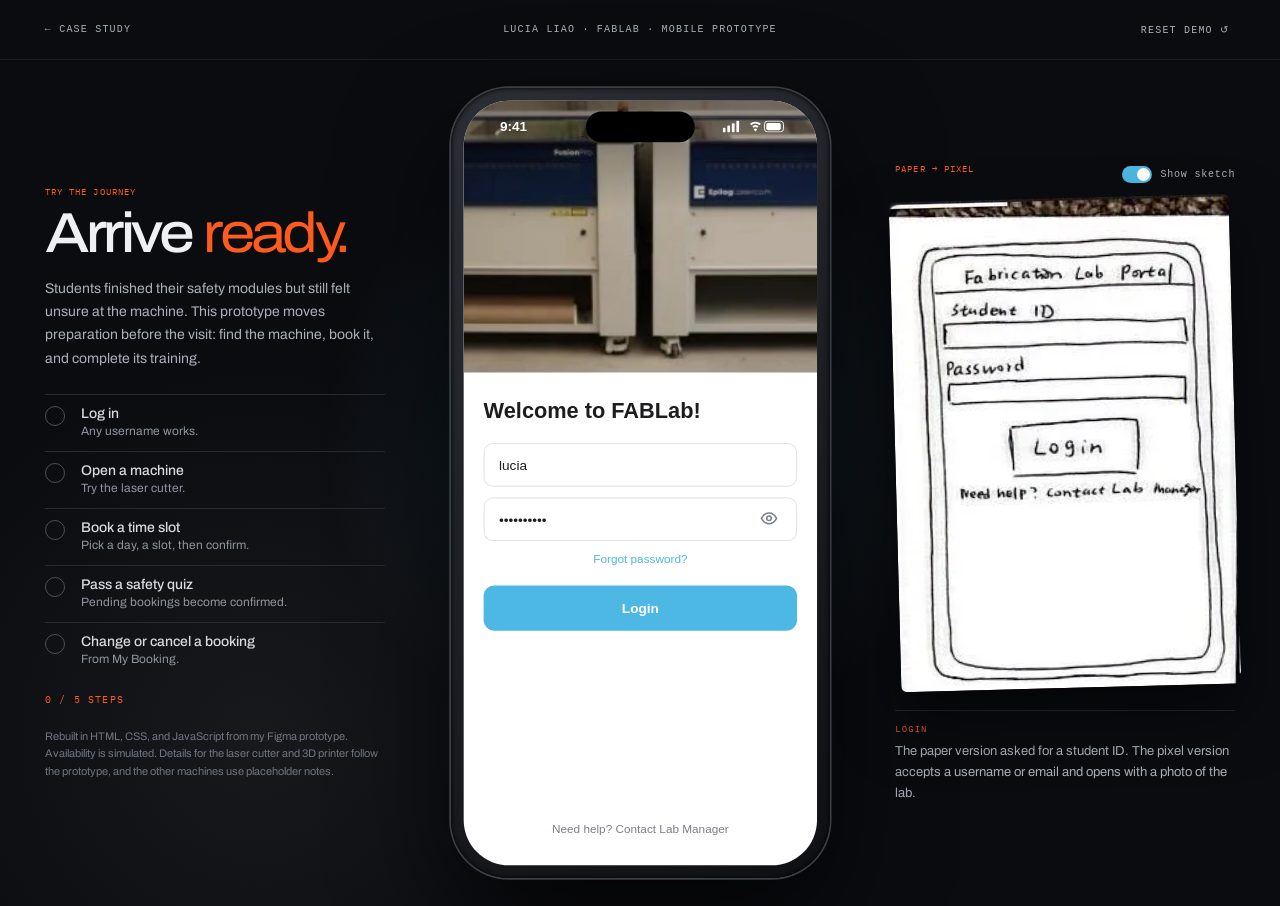
<file: demos/fablab.html>
<!doctype html>
<html lang="en">
<head>
  <meta charset="utf-8">
  <meta name="viewport" content="width=device-width,initial-scale=1">
  <meta name="theme-color" content="#0b0c10">
  <meta name="description" content="FABLab — an interactive mobile prototype by Lucia Liao: find a machine, book time, and finish safety training before arriving.">
  <title>FABLab — Interactive Mobile Prototype</title>
  <link rel="icon" href="data:image/svg+xml,%3Csvg xmlns='http://www.w3.org/2000/svg' viewBox='0 0 32 32'%3E%3Crect width='32' height='32' rx='7' fill='%234db8e3'/%3E%3Ctext x='6' y='22' font-family='Arial' font-weight='700' font-size='15' fill='white'%3EFL%3C/text%3E%3C/svg%3E">
  <link rel="preconnect" href="https://fonts.googleapis.com"><link rel="preconnect" href="https://fonts.gstatic.com" crossorigin><link rel="stylesheet" href="https://fonts.googleapis.com/css2?family=Archivo:wdth,wght@62..125,100..900&family=IBM+Plex+Mono:wght@400;500&display=swap"><link rel="stylesheet" href="fablab.css?v=4">
</head>
<body>
  <header class="fl-nav">
    <a href="../work.html?id=fablab">← Case study</a>
    <span>Lucia Liao · FABLab · Mobile prototype</span>
    <button type="button" id="reset">Reset demo ↺</button>
  </header>

  <main class="fl-stage">
    <aside class="fl-side fl-tasks" aria-labelledby="tasks-title">
      <p class="fl-label">TRY THE JOURNEY</p>
      <h1 id="tasks-title">Arrive <em>ready.</em></h1>
      <p class="fl-copy">Students finished their safety modules but still felt unsure at the machine. This prototype moves preparation before the visit: find the machine, book it, and complete its training.</p>
      <ol class="fl-checklist" id="tasks"></ol>
      <p class="fl-progress mono" id="task-progress"></p>
      <p class="fl-fine">Rebuilt in HTML, CSS, and JavaScript from my Figma prototype. Availability is simulated. Details for the laser cutter and 3D printer follow the prototype, and the other machines use placeholder notes.</p>
    </aside>

    <div class="fl-device-wrap">
      <div class="fl-device" id="device">
        <div class="fl-island" aria-hidden="true"></div>
        <div class="app" id="app" aria-live="polite"></div>
      </div>
    </div>

    <aside class="fl-side fl-sketch" aria-labelledby="sketch-title">
      <div class="fl-sketch-head"><p class="fl-label" id="sketch-title">PAPER → PIXEL</p><label class="fl-switch"><input type="checkbox" id="sketch-toggle" checked><span></span>Show sketch</label></div>
      <figure id="sketch-fig"><img id="sketch-img" alt=""><figcaption id="sketch-cap"></figcaption></figure>
    </aside>
  </main>
  <div class="fl-toast" id="toast" role="status" hidden></div>
  <script src="fablab.js?v=2"></script>
</body>
</html>
</file>
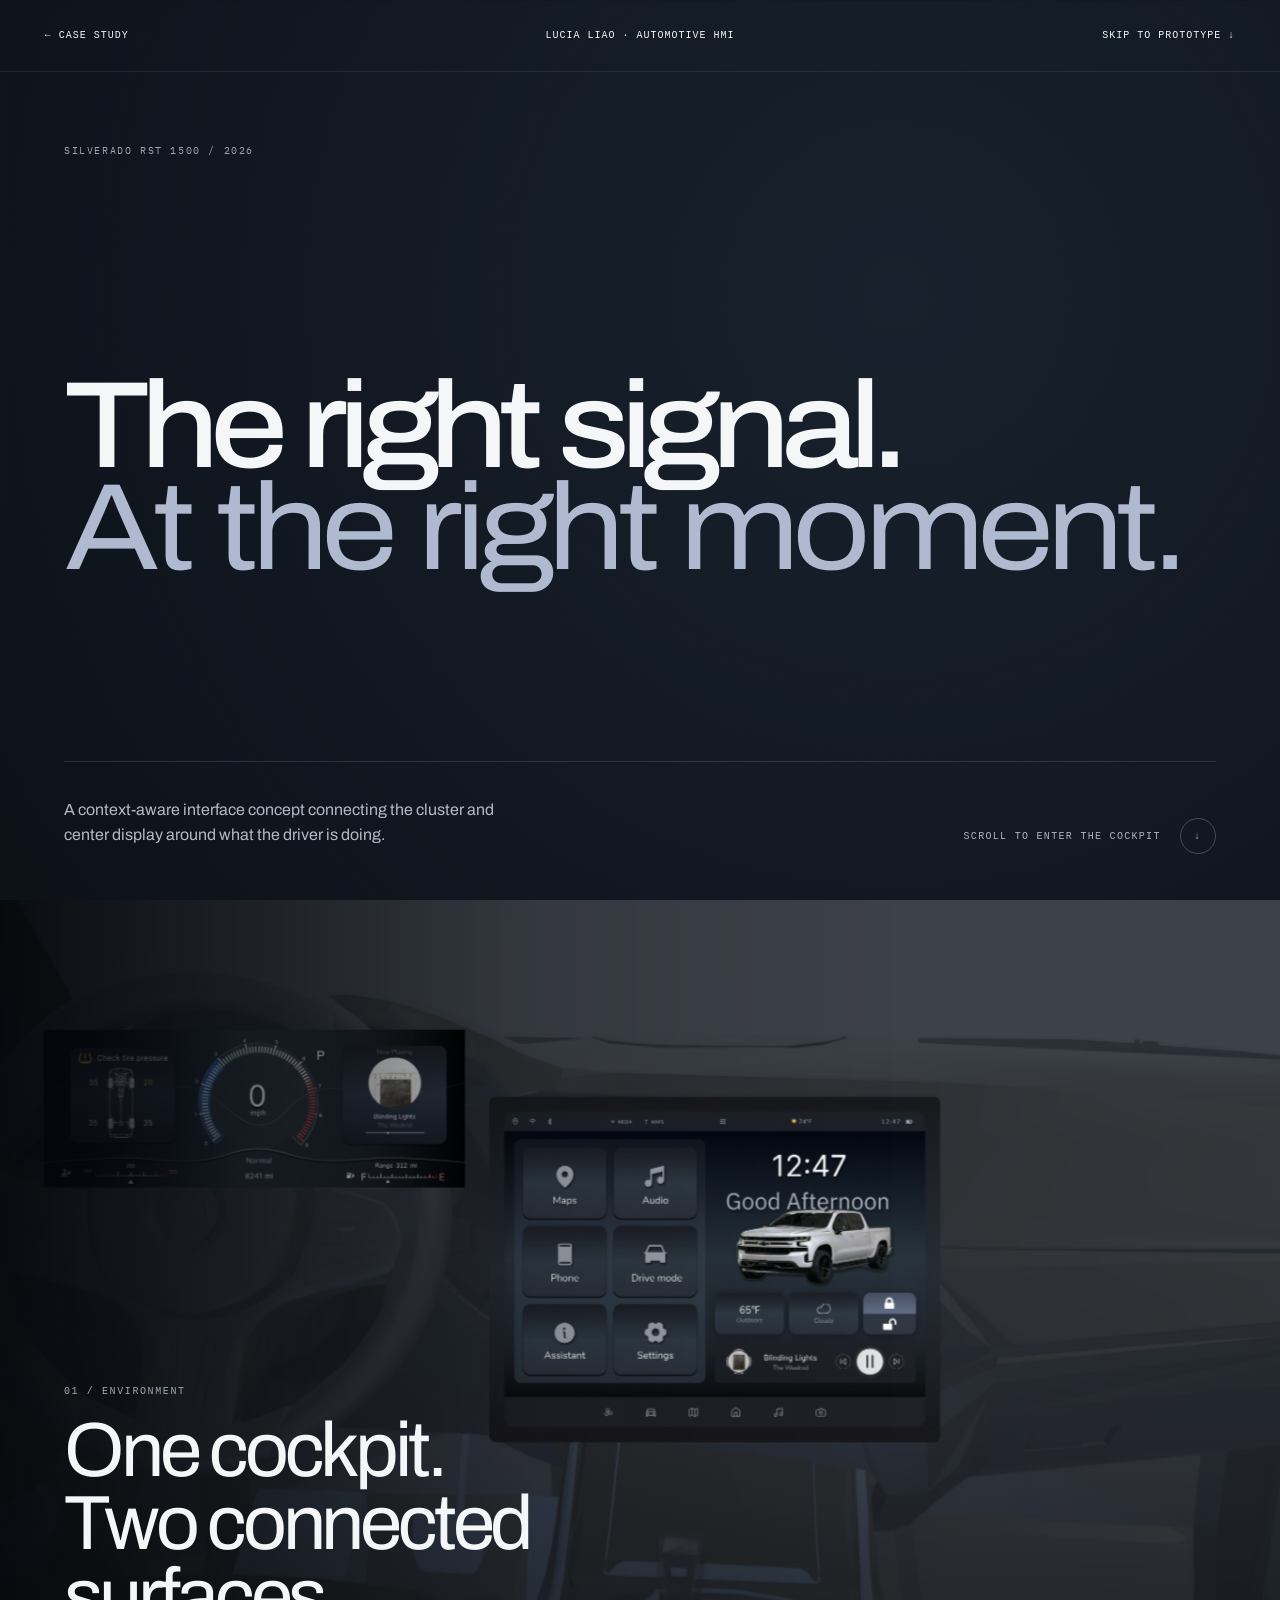
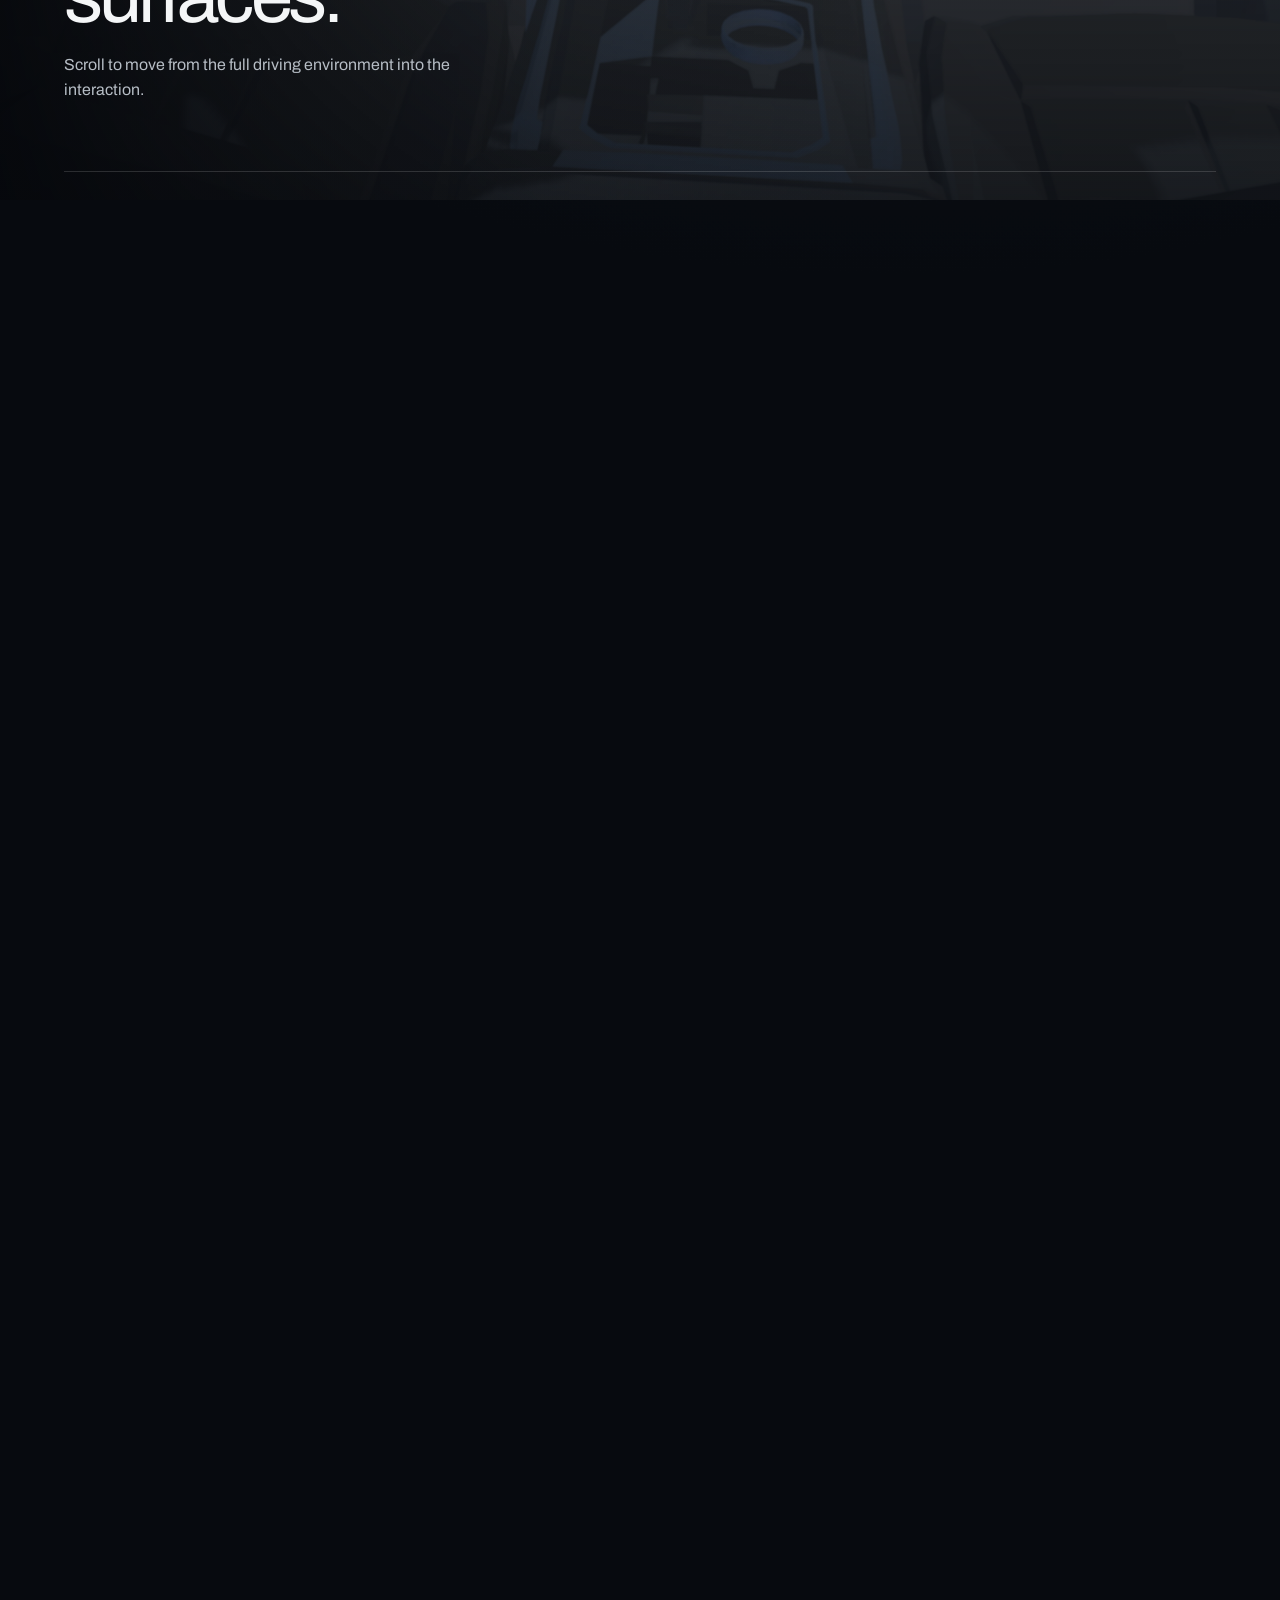
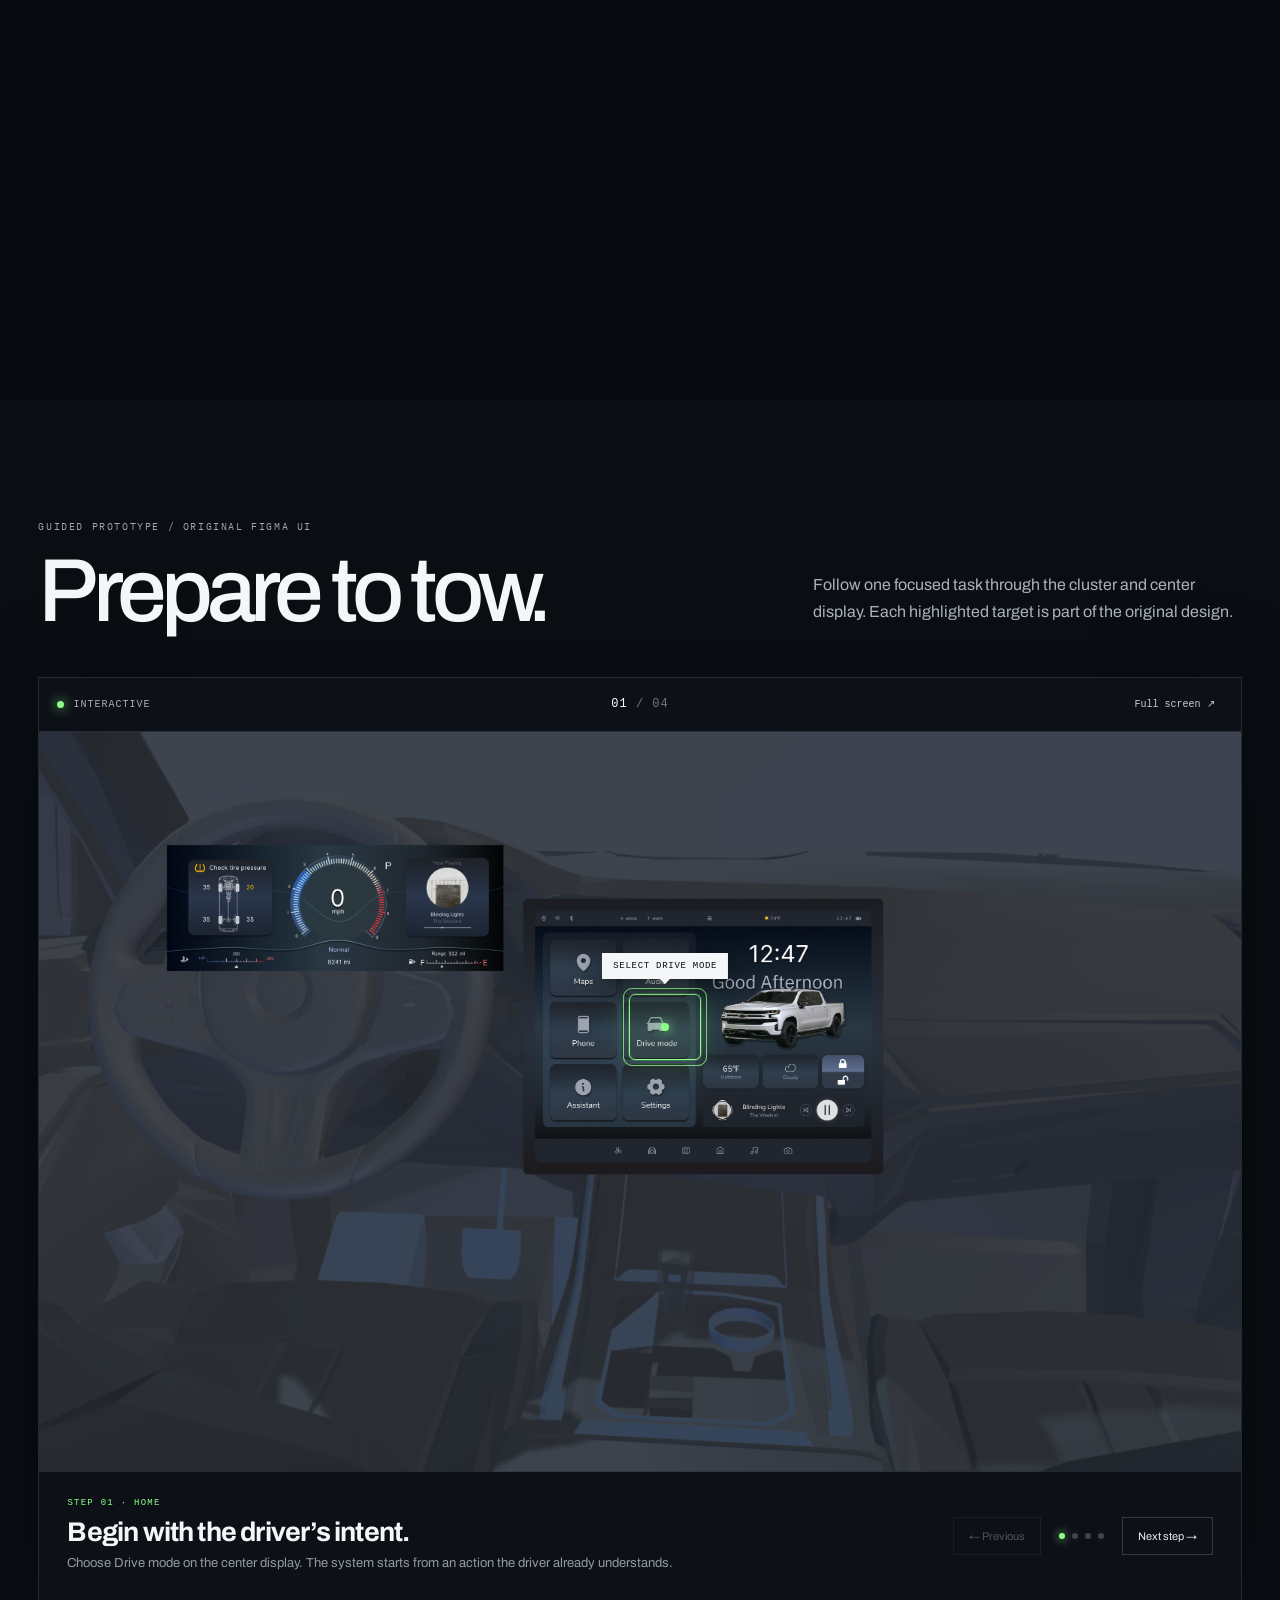
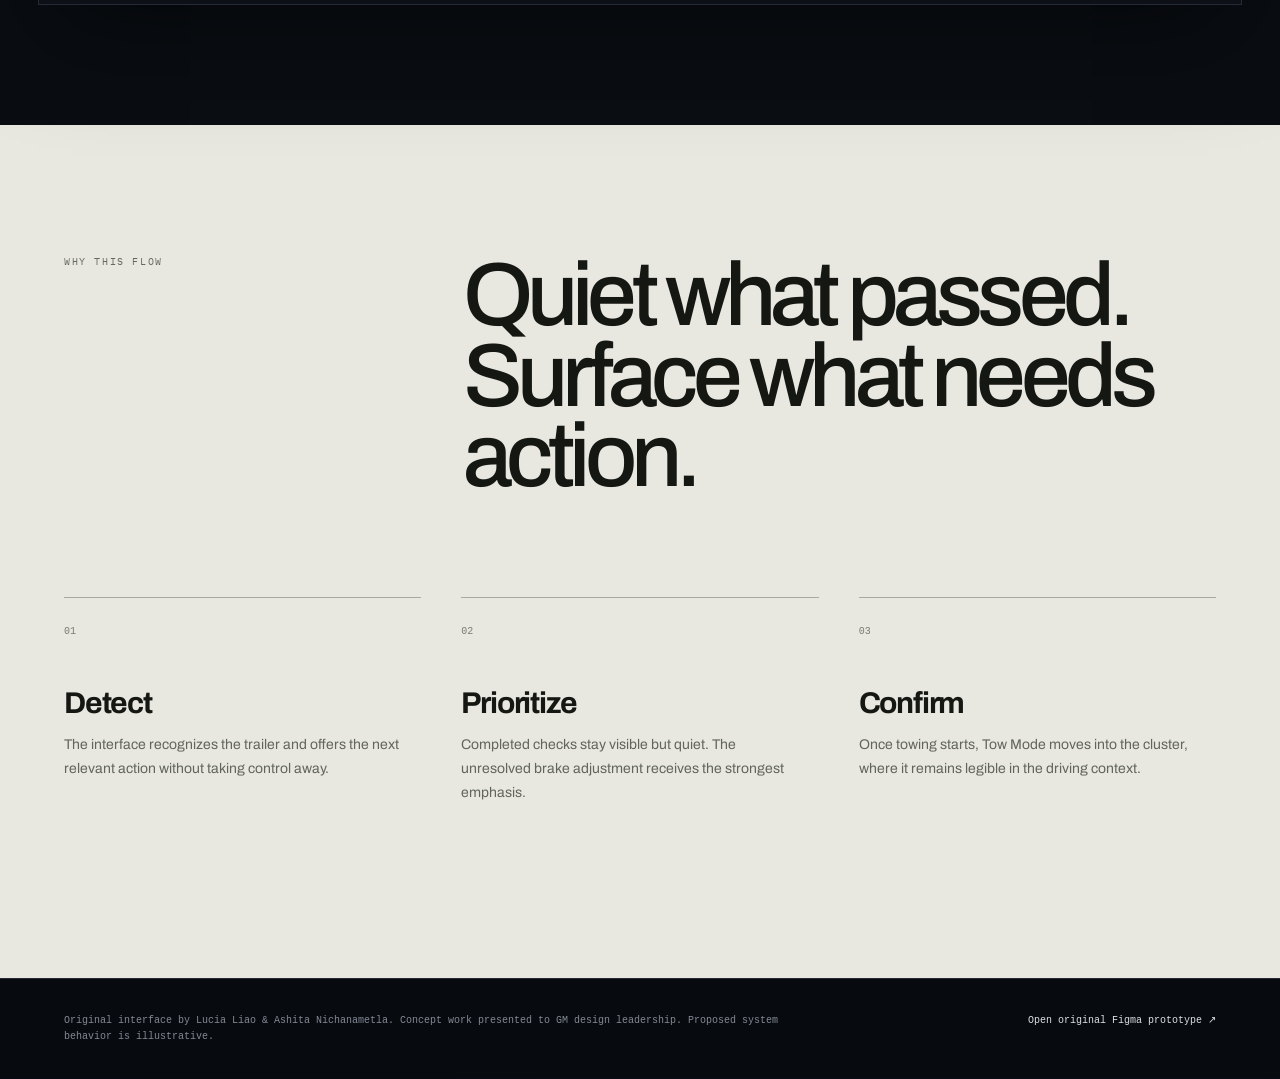
<file: demos/gm.html>
<!doctype html>
<html lang="en">
<head>
  <meta charset="utf-8">
  <meta name="viewport" content="width=device-width,initial-scale=1">
  <meta name="theme-color" content="#070a0f">
  <title>Silverado — A Context-Aware Cockpit</title>
  <link rel="preconnect" href="https://fonts.googleapis.com"><link rel="preconnect" href="https://fonts.gstatic.com" crossorigin><link rel="stylesheet" href="https://fonts.googleapis.com/css2?family=Archivo:wdth,wght@62..125,100..900&family=IBM+Plex+Mono:wght@400;500&display=swap"><link rel="stylesheet" href="../style.css">
  <link rel="stylesheet" href="gm.css?v=8">
</head>
<body>
  <main class="gm-page">
    <header class="gm-nav">
      <a href="../work.html?id=silverado">← Case study</a>
      <span>Lucia Liao · Automotive HMI</span>
      <a href="#prototype">Skip to prototype ↓</a>
    </header>

    <section class="gm-intro" aria-labelledby="gm-title">
      <p class="gm-kicker">SILVERADO RST 1500 / 2026</p>
      <h1 id="gm-title">The right signal.<br><em>At the right moment.</em></h1>
      <div class="intro-bottom">
        <p>A context-aware interface concept connecting the cluster and center display around what the driver is doing.</p>
        <p class="scroll-cue">Scroll to enter the cockpit <span>↓</span></p>
      </div>
    </section>

    <section class="cinematic" id="journey" aria-label="Scroll journey into the Silverado cockpit">
      <div class="cinematic-sticky">
        <img id="journey-image" src="../assets/gm/cockpit-home.png" alt="Silverado cockpit concept showing Lucia's original cluster and center display design">
        <div class="cinematic-shade"></div>
        <div class="journey-copy">
          <span>01 / ENVIRONMENT</span>
          <h2>One cockpit.<br>Two connected surfaces.</h2>
          <p>Scroll to move from the full driving environment into the interaction.</p>
        </div>
        <div class="journey-destination">
          <span>02 / INTERACTION</span>
          <strong>Center display</strong>
        </div>
        <div class="journey-progress"><i></i></div>
      </div>
    </section>

    <section class="prototype" id="prototype">
      <div class="prototype-heading">
        <div>
          <p class="gm-kicker">GUIDED PROTOTYPE / ORIGINAL FIGMA UI</p>
          <h2>Prepare to tow.</h2>
        </div>
        <p>Follow one focused task through the cluster and center display. Each highlighted target is part of the original design.</p>
      </div>

      <div class="lab">
        <div class="lab-toolbar">
          <div class="lab-status"><i></i><span>Interactive</span></div>
          <div class="step-count"><span id="step-current">01</span> / 04</div>
          <button id="fullscreen" type="button">Full screen ↗</button>
        </div>

        <div class="cockpit-stage" id="cockpit-stage">
          <img class="cockpit-state active" data-state="0" src="../assets/gm/cockpit-home.png" alt="Home screen in the Silverado cockpit">
          <img class="cockpit-state" data-state="1" src="../assets/gm/cockpit-detected.png" alt="Trailer detected notification across the cluster and center display">
          <img class="cockpit-state" data-state="2" src="../assets/gm/cockpit-trailer.png" alt="Trailer status and active trailer profile">
          <img class="cockpit-state" data-state="3" src="../assets/gm/cockpit-tow.png" alt="Tow Mode active in the instrument cluster">
          <button class="hotspot" id="hotspot" type="button" aria-label="Select Drive mode">
            <span></span><b id="hotspot-label">Select Drive mode</b>
          </button>
          <div class="complete-stamp" id="complete-stamp" hidden>
            <span>FLOW COMPLETE</span>
            <strong>Tow Mode active</strong>
          </div>
        </div>

        <div class="lab-footer">
          <div class="step-copy" aria-live="polite">
            <p id="step-label">STEP 01 · HOME</p>
            <h3 id="step-title">Begin with the driver’s intent.</h3>
            <p id="step-body">Choose Drive mode on the center display. The system starts from an action the driver already understands.</p>
          </div>
          <div class="step-controls">
            <button id="previous" type="button" disabled>← Previous</button>
            <div class="step-dots" aria-label="Prototype steps">
              <button class="active" data-step="0" aria-label="Go to step 1"></button>
              <button data-step="1" aria-label="Go to step 2"></button>
              <button data-step="2" aria-label="Go to step 3"></button>
              <button data-step="3" aria-label="Go to step 4"></button>
            </div>
            <button id="next" type="button">Next step →</button>
          </div>
        </div>
      </div>
    </section>

    <section class="design-notes">
      <div class="note-intro">
        <p class="gm-kicker">WHY THIS FLOW</p>
        <h2>Quiet what passed.<br>Surface what needs action.</h2>
      </div>
      <div class="note-grid">
        <article><span>01</span><h3>Detect</h3><p>The interface recognizes the trailer and offers the next relevant action without taking control away.</p></article>
        <article><span>02</span><h3>Prioritize</h3><p>Completed checks stay visible but quiet. The unresolved brake adjustment receives the strongest emphasis.</p></article>
        <article><span>03</span><h3>Confirm</h3><p>Once towing starts, Tow Mode moves into the cluster, where it remains legible in the driving context.</p></article>
      </div>
    </section>

    <footer class="gm-footer">
      <p>Original interface by Lucia Liao & Ashita Nichanametla. Concept work presented to GM design leadership. Proposed system behavior is illustrative.</p>
      <a href="https://www.figma.com/proto/LNBSTNzs4WnUQJ52XbVkB1/Assignment--5---Client-Presentation?node-id=14-5516&starting-point-node-id=14%3A5516" target="_blank" rel="noopener">Open original Figma prototype ↗</a>
    </footer>
  </main>
  <script src="gm.js?v=6"></script>
</body>
</html>
</file>
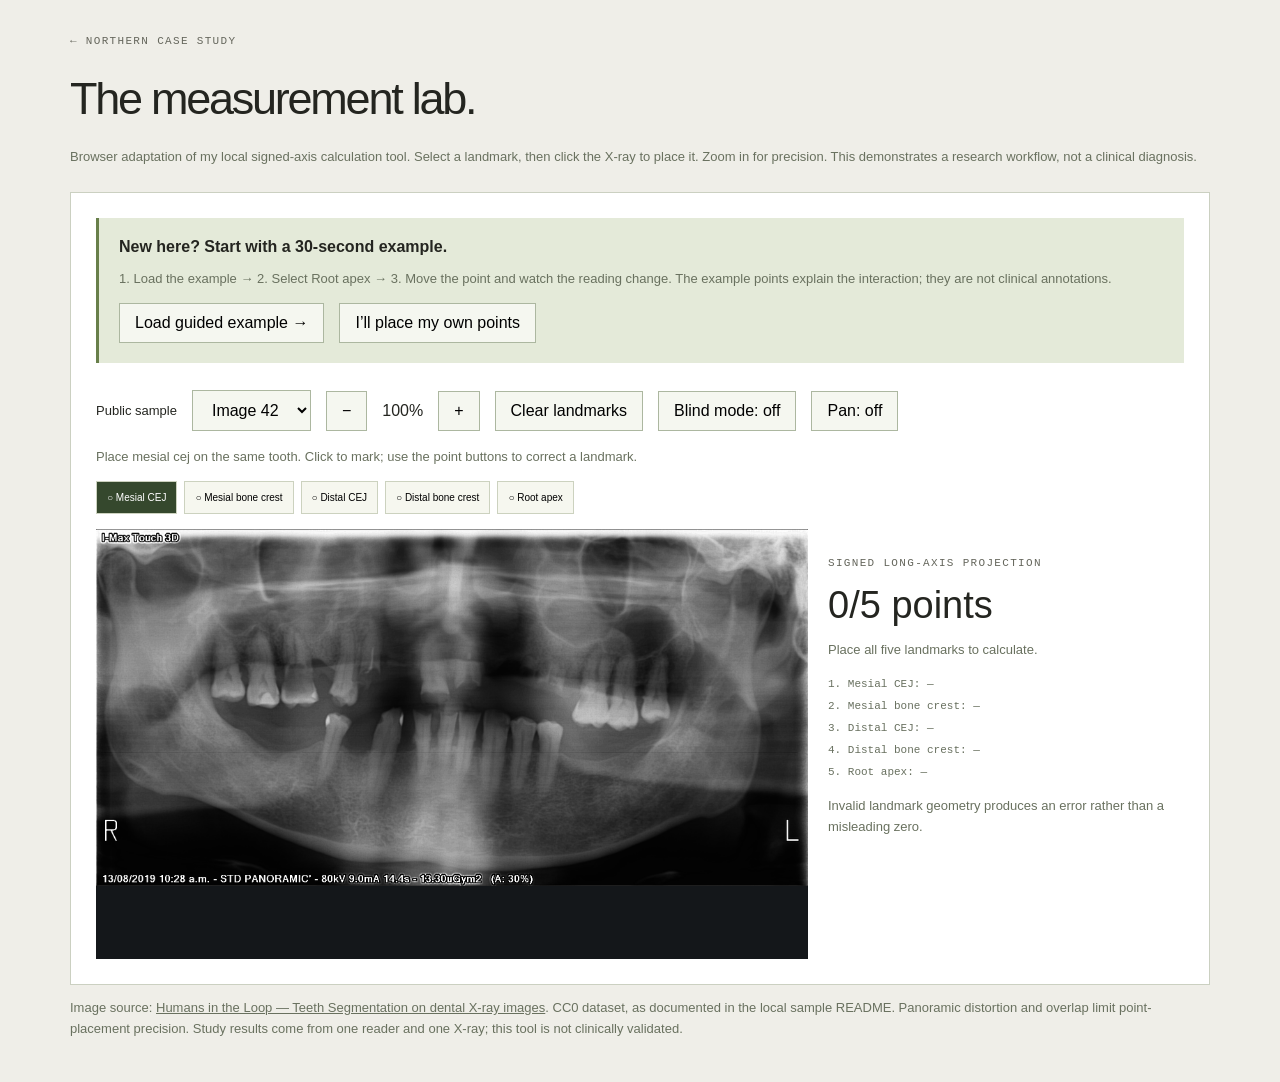
<file: demos/northern.html>
<!doctype html><html lang="en"><head><meta charset="utf-8"><meta name="viewport" content="width=device-width,initial-scale=1"><title>Northern — Interactive Measurement Lab</title><link rel="stylesheet" href="../style.css"><style>#image-viewport{height:430px;overflow:auto;background:#14171a;position:relative}#image-stage{position:relative;line-height:0;min-width:100%;touch-action:none}#xray{width:100%;display:block;user-select:none;pointer-events:none}#marks{position:absolute;inset:0;width:100%;height:100%;pointer-events:none}#result{font-size:38px}.landmark-buttons{display:flex;flex-wrap:wrap;gap:7px;margin-bottom:15px}.landmark-buttons button{font-size:10px;padding:10px;background:#f6f7ef;border:1px solid #ccd2bf}.landmark-buttons button.active{background:#35482d;color:white}.measurement-layout{display:grid;grid-template-columns:2fr 1fr;gap:20px}.point-list{font:11px monospace;line-height:2;color:#68705f}.measurement-layout h3{margin-top:0}@media(max-width:700px){.measurement-layout{display:block}#image-viewport{height:340px}}</style></head><body><main class="demo-page"><a href="../work.html?id=northern" class="eyebrow">← NORTHERN CASE STUDY</a><h1>The measurement lab.</h1><p class="demo-note">Browser adaptation of my local signed-axis calculation tool. Select a landmark, then click the X-ray to place it. Zoom in for precision. This demonstrates a research workflow, not a clinical diagnosis.</p><div class="demo-panel"><div class="northern-guide" style="padding:20px;background:#e4ead9;border-left:3px solid #687f4a;margin-bottom:24px"><strong id="tour-title">New here? Start with a 30-second example.</strong><p id="tour-copy" class="demo-note">1. Load the example → 2. Select Root apex → 3. Move the point and watch the reading change. The example points explain the interaction; they are not clinical annotations.</p><div class="demo-controls"><button id="example">Load guided example →</button><button id="start-fresh">I’ll place my own points</button></div></div><div class="demo-controls"><label for="sample">Public sample</label><select id="sample"><option value="42">Image 42</option><option value="26">Image 26</option></select><button id="zoom-out" aria-label="Zoom out">−</button><span id="zoom-label">100%</span><button id="zoom-in" aria-label="Zoom in">+</button><button id="reset">Clear landmarks</button><button id="blind" aria-pressed="false">Blind mode: off</button><button id="pan" aria-pressed="false">Pan: off</button></div><p id="instruction" class="demo-note" role="status">Select mesial CEJ, then click a tooth. Place all five landmarks on the same tooth.</p><div class="landmark-buttons" id="point-buttons"></div><div class="measurement-layout"><div id="image-viewport"><div id="image-stage"><img id="xray" src="../assets/xray-42.jpg" alt="Public panoramic dental X-ray, sample 42 from Humans in the Loop"><svg id="marks" xmlns="http://www.w3.org/2000/svg"></svg></div></div><div style="padding:15px 0"><p class="eyebrow">SIGNED LONG-AXIS PROJECTION</p><div id="result" aria-live="polite">Place 5 points</div><p id="detail" class="demo-note">Measurements are calculated locally in this browser.</p><div class="point-list" id="coordinates"></div><p class="demo-note">Invalid landmark geometry produces an error rather than a misleading zero.</p></div></div></div><p class="demo-note">Image source: <a href="https://www.kaggle.com/datasets/humansintheloop/teeth-segmentation-on-dental-x-ray-images" target="_blank" rel="noopener" style="text-decoration:underline">Humans in the Loop — Teeth Segmentation on dental X-ray images</a>. CC0 dataset, as documented in the local sample README. Panoramic distortion and overlap limit point-placement precision. Study results come from one reader and one X-ray; this tool is not clinically validated.</p></main><script src="northern.js?v=5"></script></body></html>
</file>
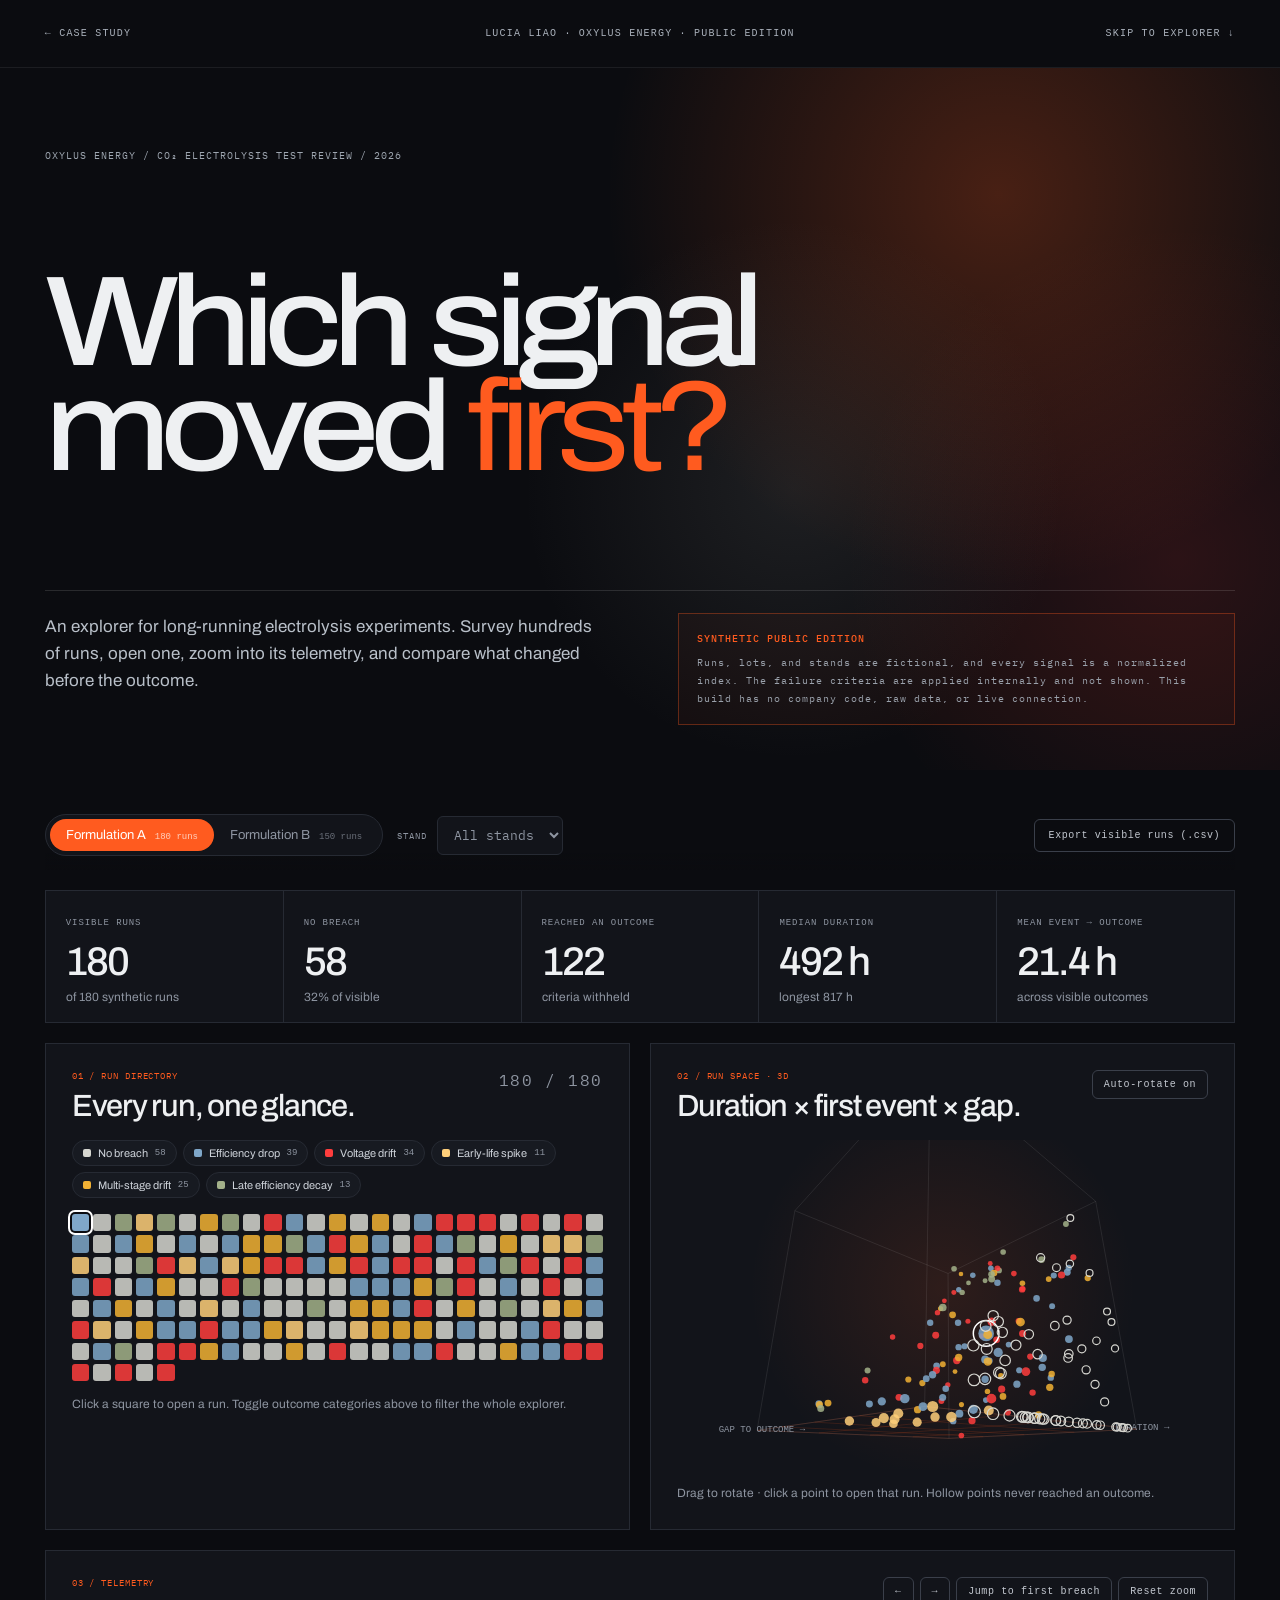
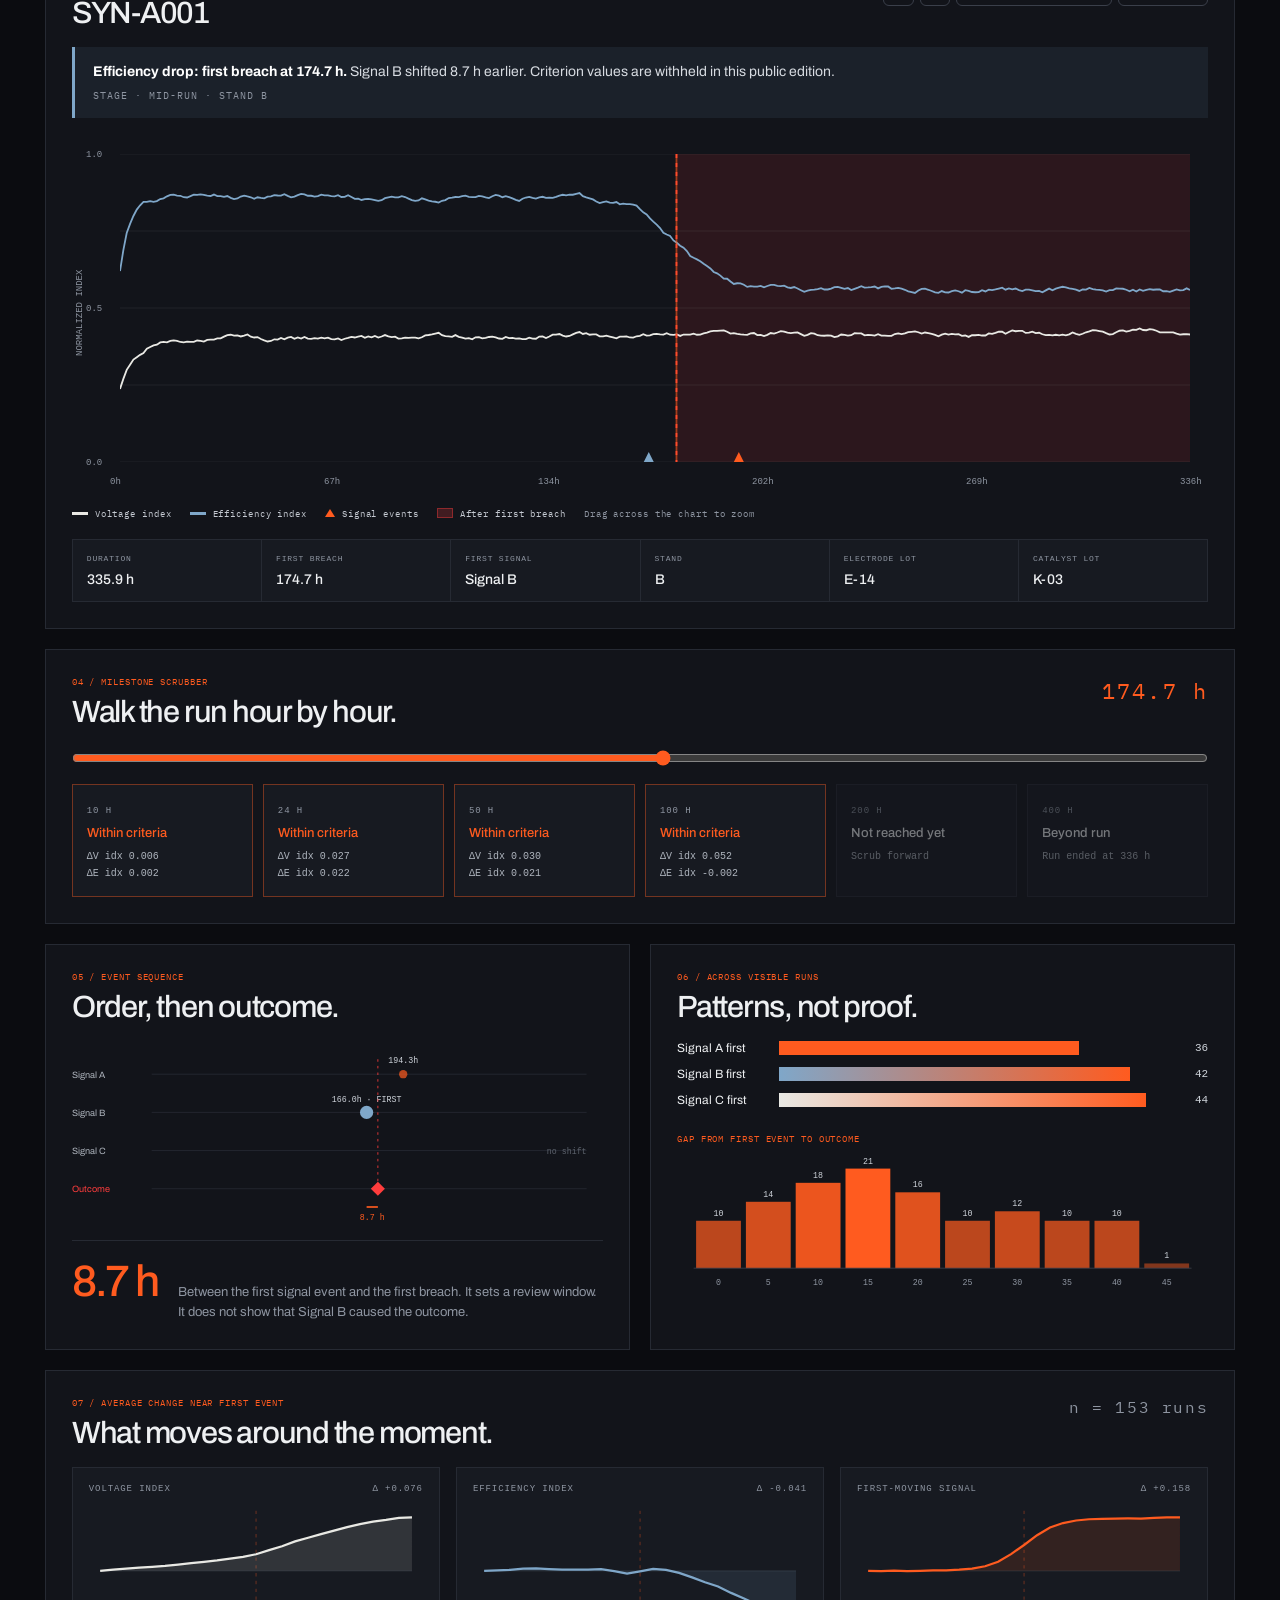
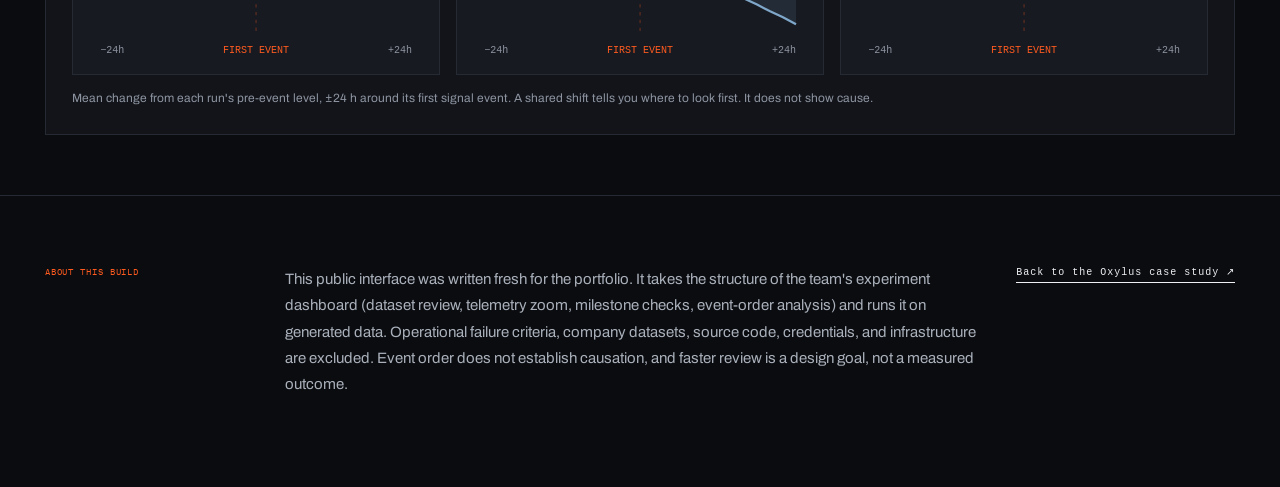
<file: demos/oxylus.html>
<!doctype html>
<html lang="en">
<head>
  <meta charset="utf-8">
  <meta name="viewport" content="width=device-width,initial-scale=1">
  <meta name="theme-color" content="#0b0c10">
  <meta name="description" content="Oxylus experiment explorer — a public, fully synthetic adaptation by Lucia Liao.">
  <title>Oxylus Experiment Explorer — Synthetic Public Edition</title>
  <link rel="icon" href="data:image/svg+xml,%3Csvg xmlns='http://www.w3.org/2000/svg' viewBox='0 0 32 32'%3E%3Crect width='32' height='32' fill='%23111214'/%3E%3Ctext x='4' y='23' font-family='Arial' font-weight='700' font-size='18' fill='%23c9ff61'%3EOX%3C/text%3E%3C/svg%3E">
  <link rel="preconnect" href="https://fonts.googleapis.com"><link rel="preconnect" href="https://fonts.gstatic.com" crossorigin><link rel="stylesheet" href="https://fonts.googleapis.com/css2?family=Archivo:wdth,wght@62..125,100..900&family=IBM+Plex+Mono:wght@400;500&display=swap"><link rel="stylesheet" href="oxylus.css?v=4">
</head>
<body>
  <header class="ox-nav">
    <a href="../work.html?id=oxylus">← Case study</a>
    <span>Lucia Liao · Oxylus Energy · Public edition</span>
    <a href="#explorer">Skip to explorer ↓</a>
  </header>

  <main>
    <section class="ox-intro">
      <p class="ox-kicker">OXYLUS ENERGY / CO₂ ELECTROLYSIS TEST REVIEW / 2026</p>
      <h1>Which signal<br>moved <em>first?</em></h1>
      <div class="ox-intro-bottom">
        <p>An explorer for long-running electrolysis experiments. Survey hundreds of runs, open one, zoom into its telemetry, and compare what changed before the outcome.</p>
        <div class="ox-safety mono">
          <b>SYNTHETIC PUBLIC EDITION</b>
          <span>Runs, lots, and stands are fictional, and every signal is a normalized index. The failure criteria are applied internally and not shown. This build has no company code, raw data, or live connection.</span>
        </div>
      </div>
    </section>

    <section id="explorer" class="ox-shell" aria-label="Synthetic experiment explorer">
      <div class="ox-toolbar">
        <div class="ox-seg" role="radiogroup" aria-label="Dataset">
          <button role="radio" aria-checked="true" data-dataset="A">Formulation A <small>180 runs</small></button>
          <button role="radio" aria-checked="false" data-dataset="B">Formulation B <small>150 runs</small></button>
        </div>
        <label class="ox-select mono">STAND
          <select id="stand"><option value="all">All stands</option><option>A</option><option>B</option><option>C</option><option>D</option></select>
        </label>
        <button id="export" class="ox-ghost" type="button">Export visible runs (.csv)</button>
      </div>

      <div class="ox-kpis" id="kpis"></div>

      <div class="ox-grid-2">
        <section class="ox-panel" aria-labelledby="matrix-title">
          <div class="ox-panel-head"><div><p class="ox-label">01 / RUN DIRECTORY</p><h2 id="matrix-title">Every run, one glance.</h2></div><span class="mono ox-dim" id="matrix-count"></span></div>
          <div class="ox-legend" id="legend" aria-label="Filter by outcome"></div>
          <div class="ox-matrix" id="matrix" role="listbox" aria-label="Runs"></div>
          <p class="ox-hint">Click a square to open a run. Toggle outcome categories above to filter the whole explorer.</p>
        </section>

        <section class="ox-panel ox-space" aria-labelledby="space-title">
          <div class="ox-panel-head"><div><p class="ox-label">02 / RUN SPACE · 3D</p><h2 id="space-title">Duration × first event × gap.</h2></div><button class="ox-ghost small" id="spin" aria-pressed="true">Auto-rotate on</button></div>
          <canvas id="space" aria-label="Rotatable 3D scatter of synthetic runs" role="img"></canvas>
          <p class="ox-hint">Drag to rotate · click a point to open that run. Hollow points never reached an outcome.</p>
        </section>
      </div>

      <section class="ox-panel ox-run" aria-labelledby="run-title">
        <div class="ox-panel-head">
          <div><p class="ox-label">03 / TELEMETRY</p><h2 id="run-title">Run</h2></div>
          <div class="ox-run-actions">
            <button class="ox-ghost small" id="prev-run" aria-label="Previous run">←</button>
            <button class="ox-ghost small" id="next-run" aria-label="Next run">→</button>
            <button class="ox-ghost small" id="jump">Jump to first breach</button>
            <button class="ox-ghost small" id="reset-zoom">Reset zoom</button>
          </div>
        </div>
        <div class="ox-alert" id="alert" role="status"></div>
        <div class="ox-chart-wrap"><canvas id="series" aria-label="Normalized telemetry chart for the selected run" role="img"></canvas><div class="ox-readout mono" id="readout"></div></div>
        <div class="ox-series-legend mono"><span><i style="background:var(--v)"></i>Voltage index</span><span><i style="background:var(--e)"></i>Efficiency index</span><span><i class="tri"></i>Signal events</span><span><i class="shade"></i>After first breach</span><span class="ox-dim">Drag across the chart to zoom</span></div>
        <div class="ox-meta" id="meta"></div>
      </section>

      <section class="ox-panel" aria-labelledby="mile-title">
        <div class="ox-panel-head"><div><p class="ox-label">04 / MILESTONE SCRUBBER</p><h2 id="mile-title">Walk the run hour by hour.</h2></div><output class="ox-hour mono" id="scrub-out">0 h</output></div>
        <input type="range" id="scrub" min="0" max="100" step="0.1" value="0" aria-label="Elapsed hours">
        <div class="ox-miles" id="miles"></div>
      </section>

      <div class="ox-grid-2">
        <section class="ox-panel" aria-labelledby="seq-title">
          <div class="ox-panel-head"><div><p class="ox-label">05 / EVENT SEQUENCE</p><h2 id="seq-title">Order, then outcome.</h2></div></div>
          <svg id="lanes" viewBox="0 0 640 230" role="img" aria-label="Event order for the selected run"></svg>
          <div class="ox-gap"><strong id="gap">—</strong><p id="gap-copy"></p></div>
        </section>
        <section class="ox-panel" aria-labelledby="agg-title">
          <div class="ox-panel-head"><div><p class="ox-label">06 / ACROSS VISIBLE RUNS</p><h2 id="agg-title">Patterns, not proof.</h2></div></div>
          <div class="ox-bars" id="first-bars"></div>
          <p class="ox-label" style="margin-top:26px">GAP FROM FIRST EVENT TO OUTCOME</p>
          <svg id="hist" viewBox="0 0 640 170" role="img" aria-label="Histogram of gaps between first event and outcome"></svg>
        </section>
      </div>

      <section class="ox-panel" aria-labelledby="near-title">
        <div class="ox-panel-head"><div><p class="ox-label">07 / AVERAGE CHANGE NEAR FIRST EVENT</p><h2 id="near-title">What moves around the moment.</h2></div><span class="mono ox-dim" id="near-n"></span></div>
        <div class="ox-near" id="near"></div>
        <p class="ox-hint">Mean change from each run's pre-event level, ±24 h around its first signal event. A shared shift tells you where to look first. It does not show cause.</p>
      </section>
    </section>

    <section class="ox-foot">
      <p class="ox-label">ABOUT THIS BUILD</p>
      <p>This public interface was written fresh for the portfolio. It takes the structure of the team's experiment dashboard (dataset review, telemetry zoom, milestone checks, event-order analysis) and runs it on generated data. Operational failure criteria, company datasets, source code, credentials, and infrastructure are excluded. Event order does not establish causation, and faster review is a design goal, not a measured outcome.</p>
      <a href="../work.html?id=oxylus">Back to the Oxylus case study ↗</a>
    </section>
  </main>
  <div class="ox-tip mono" id="tip" hidden></div>
  <script src="oxylus.js?v=2"></script>
</body>
</html>
</file>
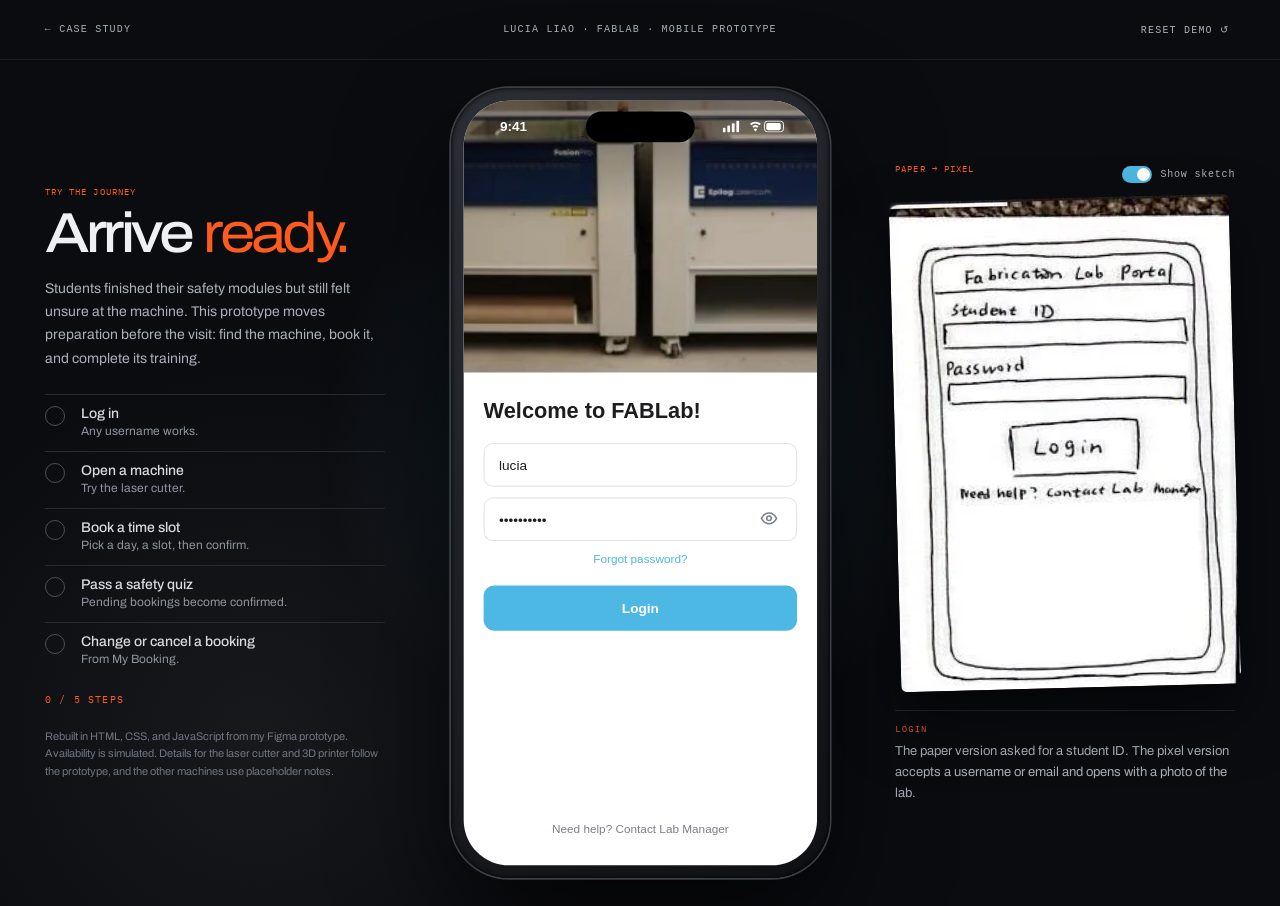
<file: site/demos/fablab.html>
<!doctype html>
<html lang="en">
<head>
  <meta charset="utf-8">
  <meta name="viewport" content="width=device-width,initial-scale=1">
  <meta name="theme-color" content="#0b0c10">
  <meta name="description" content="FABLab — an interactive mobile prototype by Lucia Liao: find a machine, book time, and finish safety training before arriving.">
  <title>FABLab — Interactive Mobile Prototype</title>
  <link rel="icon" href="data:image/svg+xml,%3Csvg xmlns='http://www.w3.org/2000/svg' viewBox='0 0 32 32'%3E%3Crect width='32' height='32' rx='7' fill='%234db8e3'/%3E%3Ctext x='6' y='22' font-family='Arial' font-weight='700' font-size='15' fill='white'%3EFL%3C/text%3E%3C/svg%3E">
  <link rel="preconnect" href="https://fonts.googleapis.com"><link rel="preconnect" href="https://fonts.gstatic.com" crossorigin><link rel="stylesheet" href="https://fonts.googleapis.com/css2?family=Archivo:wdth,wght@62..125,100..900&family=IBM+Plex+Mono:wght@400;500&display=swap"><link rel="stylesheet" href="fablab.css?v=4">
</head>
<body>
  <header class="fl-nav">
    <a href="../case.html?id=fablab">← Case study</a>
    <span>Lucia Liao · FABLab · Mobile prototype</span>
    <button type="button" id="reset">Reset demo ↺</button>
  </header>

  <main class="fl-stage">
    <aside class="fl-side fl-tasks" aria-labelledby="tasks-title">
      <p class="fl-label">TRY THE JOURNEY</p>
      <h1 id="tasks-title">Arrive <em>ready.</em></h1>
      <p class="fl-copy">Students finished their safety modules but still felt unsure at the machine. This prototype moves preparation before the visit: find the machine, book it, and complete its training.</p>
      <ol class="fl-checklist" id="tasks"></ol>
      <p class="fl-progress mono" id="task-progress"></p>
      <p class="fl-fine">Rebuilt in HTML, CSS, and JavaScript from my Figma prototype. Availability is simulated. Details for the laser cutter and 3D printer follow the prototype, and the other machines use placeholder notes.</p>
    </aside>

    <div class="fl-device-wrap">
      <div class="fl-device" id="device">
        <div class="fl-island" aria-hidden="true"></div>
        <div class="app" id="app" aria-live="polite"></div>
      </div>
    </div>

    <aside class="fl-side fl-sketch" aria-labelledby="sketch-title">
      <div class="fl-sketch-head"><p class="fl-label" id="sketch-title">PAPER → PIXEL</p><label class="fl-switch"><input type="checkbox" id="sketch-toggle" checked><span></span>Show sketch</label></div>
      <figure id="sketch-fig"><img id="sketch-img" alt=""><figcaption id="sketch-cap"></figcaption></figure>
    </aside>
  </main>
  <div class="fl-toast" id="toast" role="status" hidden></div>
  <script src="fablab.js?v=2"></script>
</body>
</html>
</file>
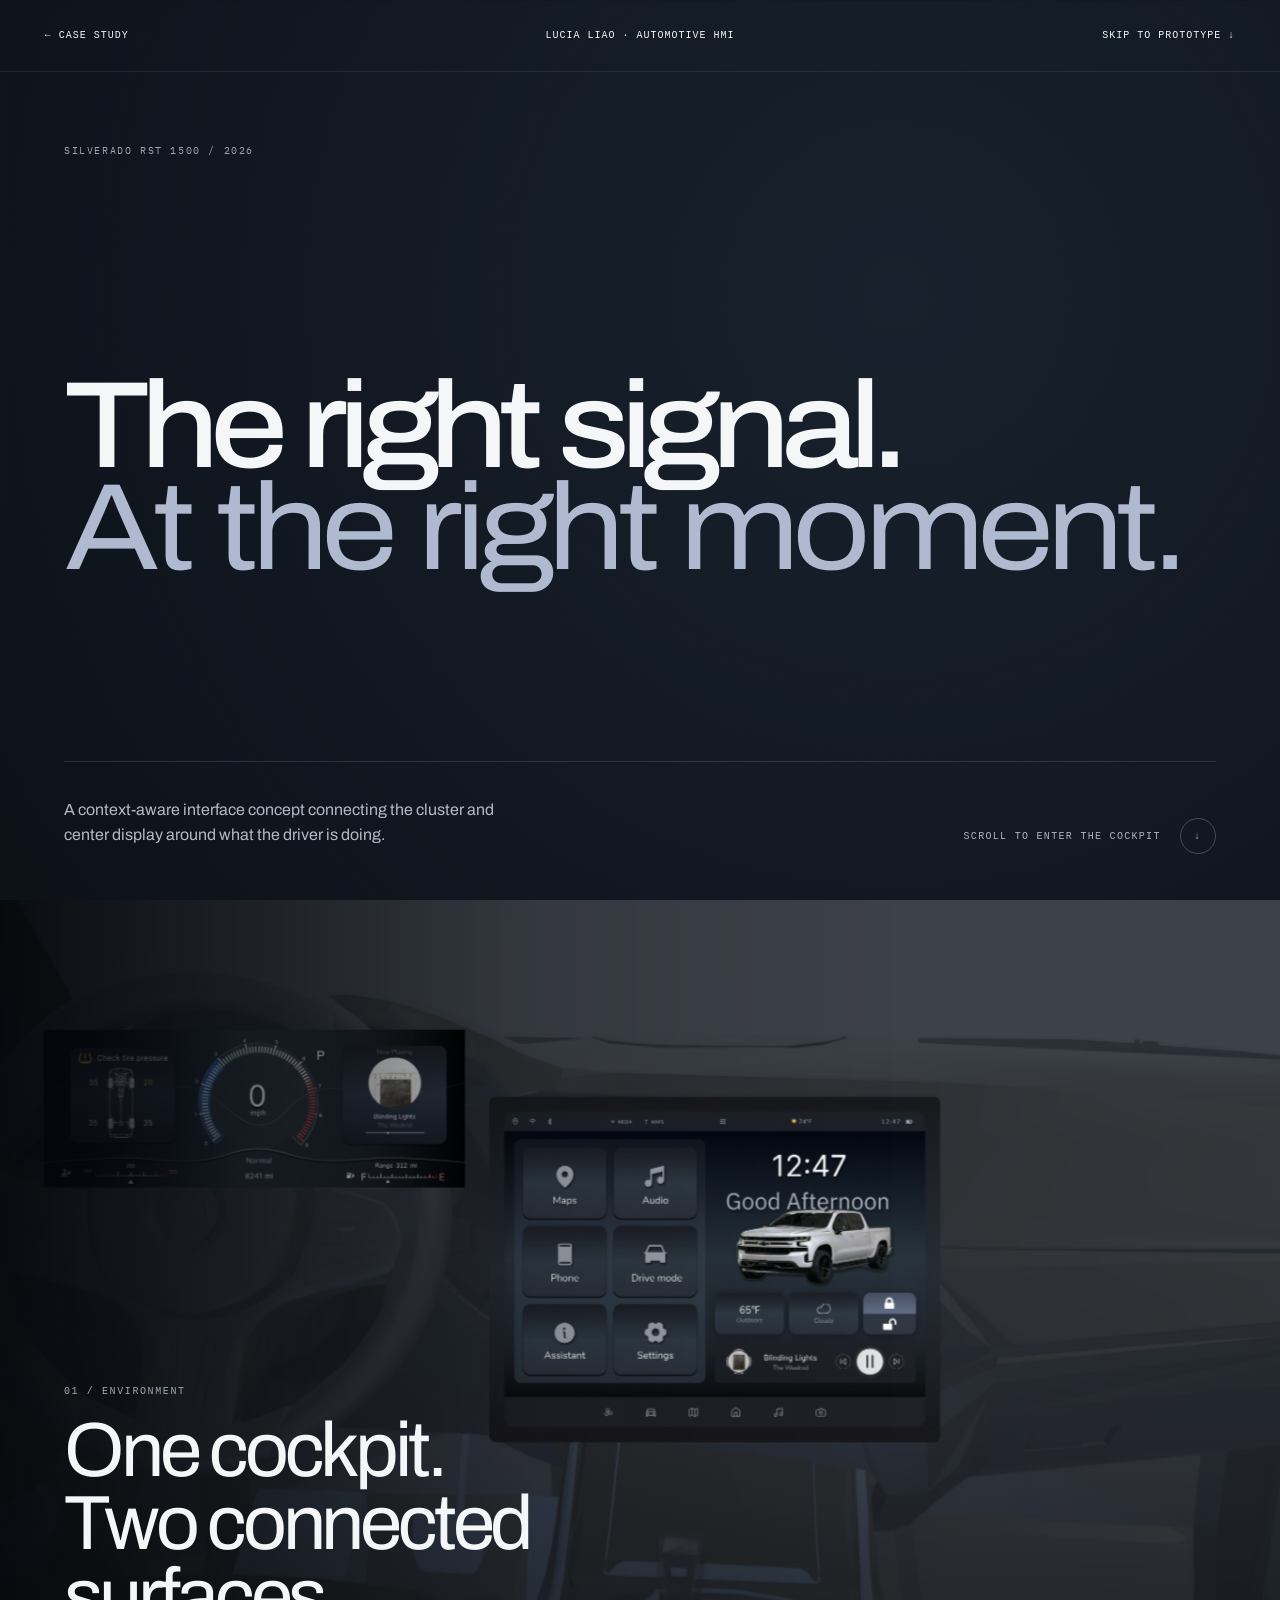
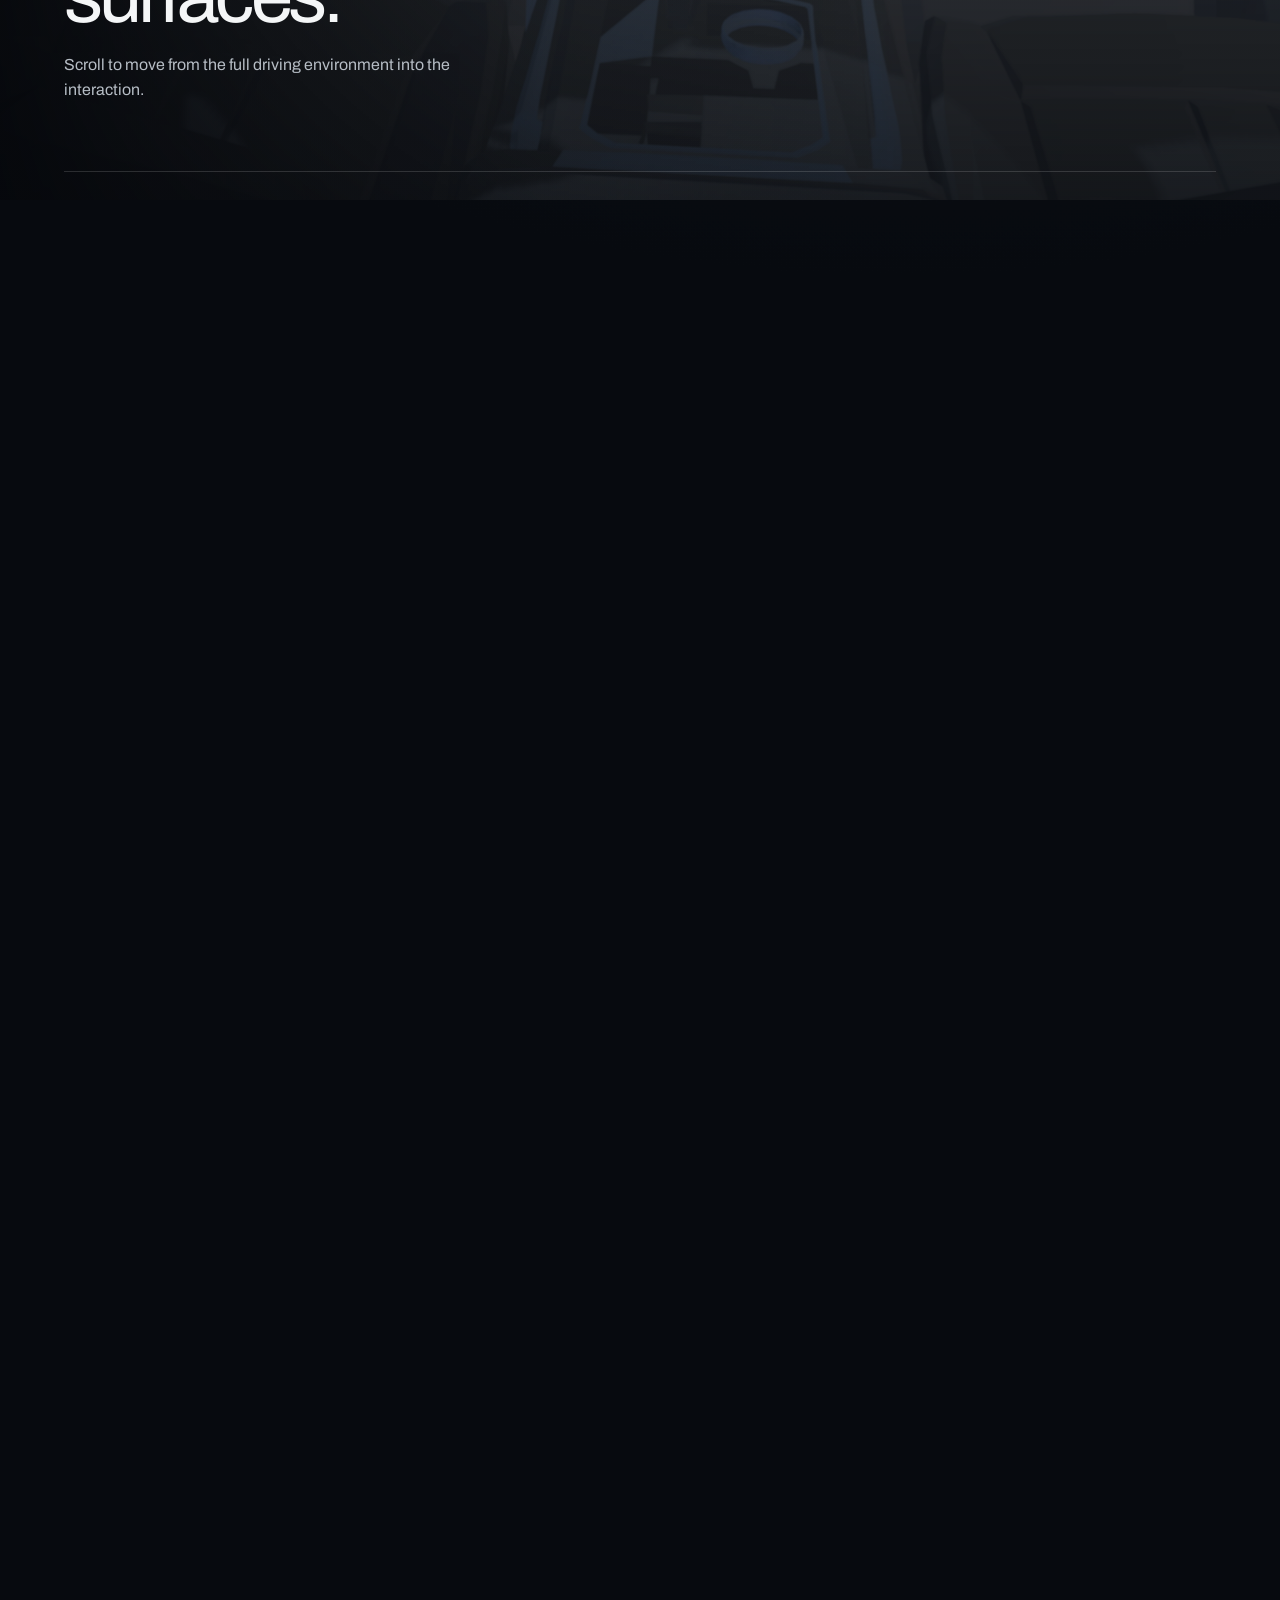
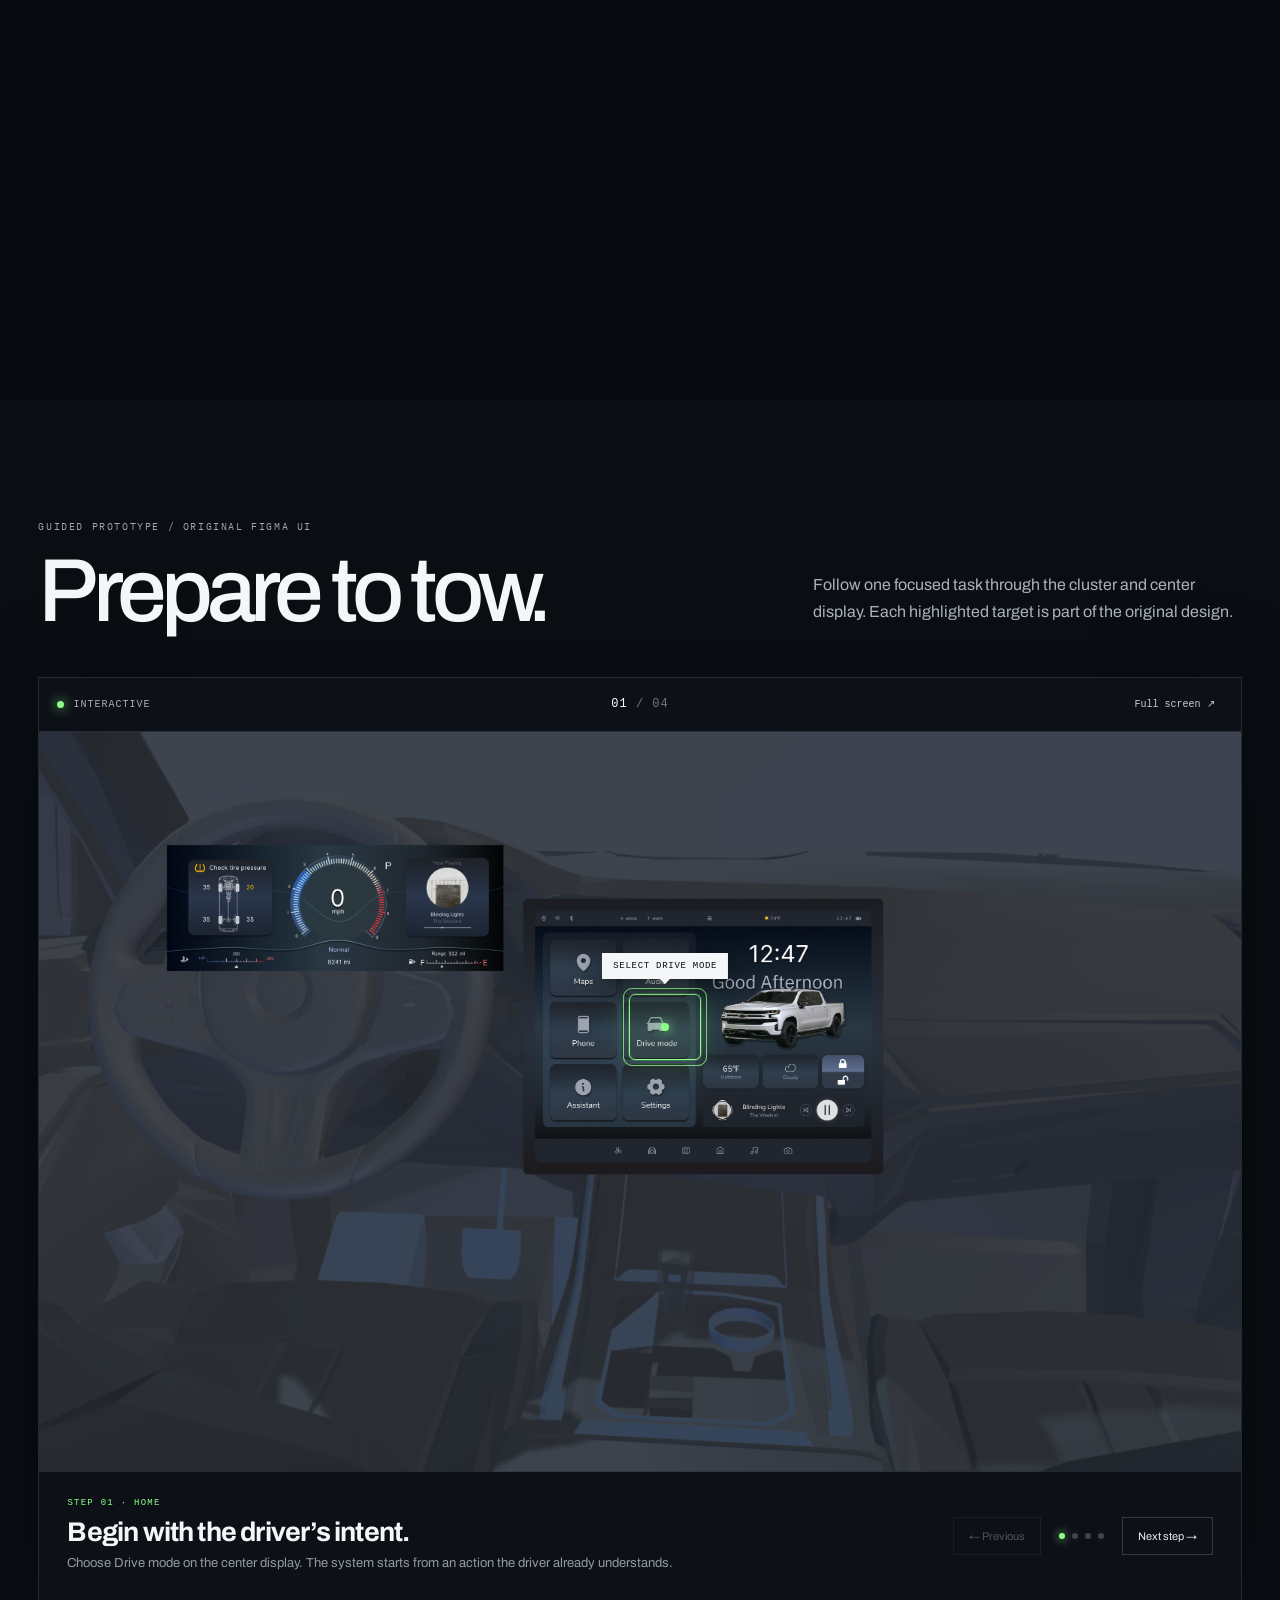
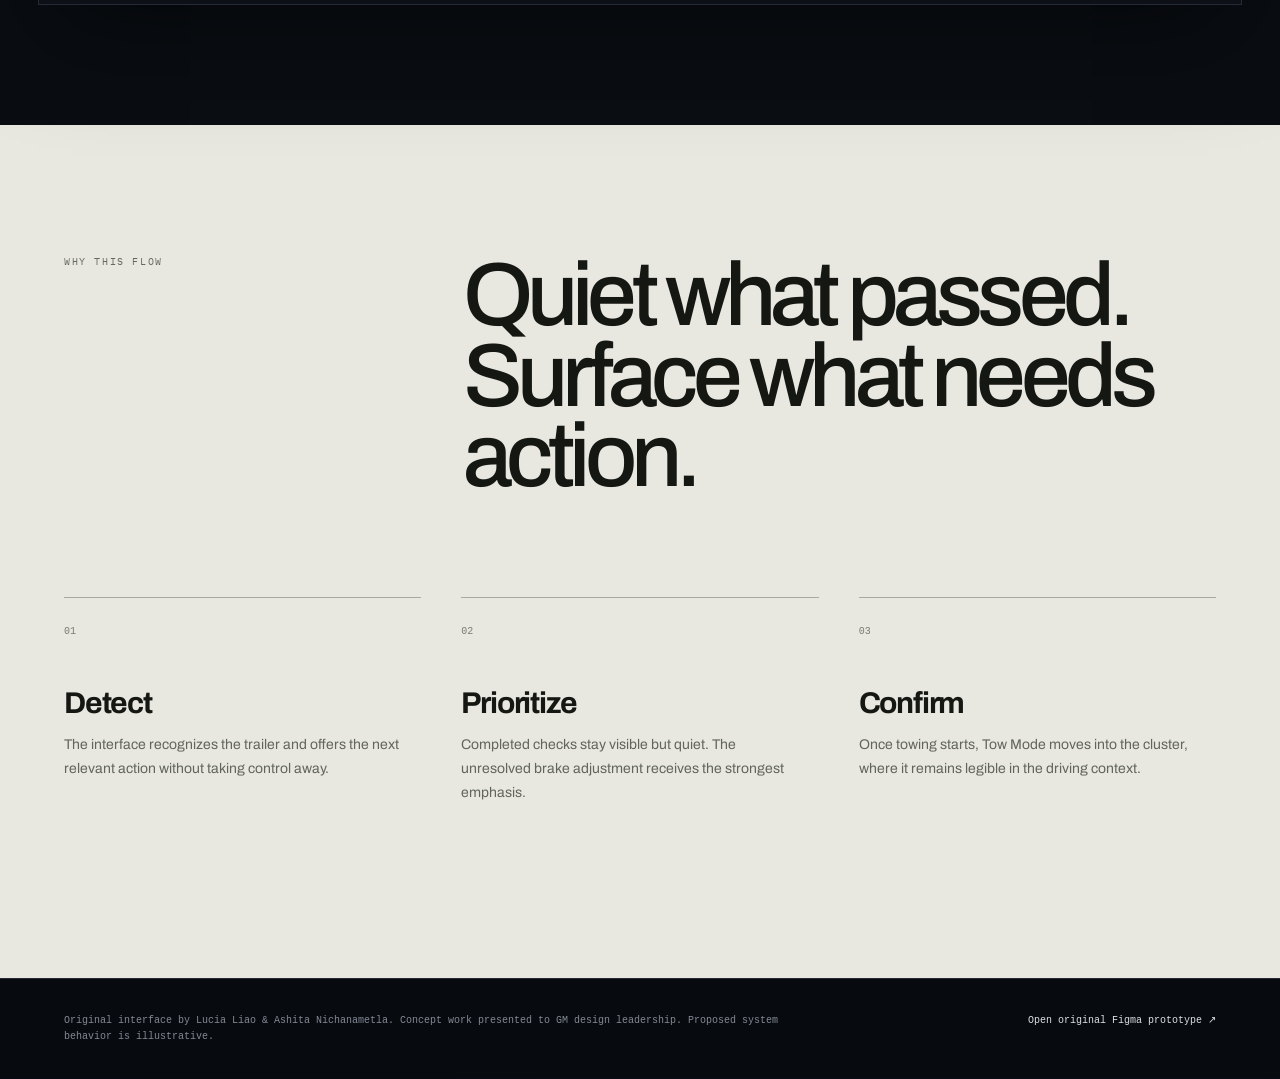
<file: site/demos/gm.html>
<!doctype html>
<html lang="en">
<head>
  <meta charset="utf-8">
  <meta name="viewport" content="width=device-width,initial-scale=1">
  <meta name="theme-color" content="#070a0f">
  <title>Silverado — A Context-Aware Cockpit</title>
  <link rel="preconnect" href="https://fonts.googleapis.com"><link rel="preconnect" href="https://fonts.gstatic.com" crossorigin><link rel="stylesheet" href="https://fonts.googleapis.com/css2?family=Archivo:wdth,wght@62..125,100..900&family=IBM+Plex+Mono:wght@400;500&display=swap"><link rel="stylesheet" href="../style.css">
  <link rel="stylesheet" href="gm.css?v=8">
</head>
<body>
  <main class="gm-page">
    <header class="gm-nav">
      <a href="../case.html?id=silverado">← Case study</a>
      <span>Lucia Liao · Automotive HMI</span>
      <a href="#prototype">Skip to prototype ↓</a>
    </header>

    <section class="gm-intro" aria-labelledby="gm-title">
      <p class="gm-kicker">SILVERADO RST 1500 / 2026</p>
      <h1 id="gm-title">The right signal.<br><em>At the right moment.</em></h1>
      <div class="intro-bottom">
        <p>A context-aware interface concept connecting the cluster and center display around what the driver is doing.</p>
        <p class="scroll-cue">Scroll to enter the cockpit <span>↓</span></p>
      </div>
    </section>

    <section class="cinematic" id="journey" aria-label="Scroll journey into the Silverado cockpit">
      <div class="cinematic-sticky">
        <img id="journey-image" src="../assets/gm/cockpit-home.png" alt="Silverado cockpit concept showing Lucia's original cluster and center display design">
        <div class="cinematic-shade"></div>
        <div class="journey-copy">
          <span>01 / ENVIRONMENT</span>
          <h2>One cockpit.<br>Two connected surfaces.</h2>
          <p>Scroll to move from the full driving environment into the interaction.</p>
        </div>
        <div class="journey-destination">
          <span>02 / INTERACTION</span>
          <strong>Center display</strong>
        </div>
        <div class="journey-progress"><i></i></div>
      </div>
    </section>

    <section class="prototype" id="prototype">
      <div class="prototype-heading">
        <div>
          <p class="gm-kicker">GUIDED PROTOTYPE / ORIGINAL FIGMA UI</p>
          <h2>Prepare to tow.</h2>
        </div>
        <p>Follow one focused task through the cluster and center display. Each highlighted target is part of the original design.</p>
      </div>

      <div class="lab">
        <div class="lab-toolbar">
          <div class="lab-status"><i></i><span>Interactive</span></div>
          <div class="step-count"><span id="step-current">01</span> / 04</div>
          <button id="fullscreen" type="button">Full screen ↗</button>
        </div>

        <div class="cockpit-stage" id="cockpit-stage">
          <img class="cockpit-state active" data-state="0" src="../assets/gm/cockpit-home.png" alt="Home screen in the Silverado cockpit">
          <img class="cockpit-state" data-state="1" src="../assets/gm/cockpit-detected.png" alt="Trailer detected notification across the cluster and center display">
          <img class="cockpit-state" data-state="2" src="../assets/gm/cockpit-trailer.png" alt="Trailer status and active trailer profile">
          <img class="cockpit-state" data-state="3" src="../assets/gm/cockpit-tow.png" alt="Tow Mode active in the instrument cluster">
          <button class="hotspot" id="hotspot" type="button" aria-label="Select Drive mode">
            <span></span><b id="hotspot-label">Select Drive mode</b>
          </button>
          <div class="complete-stamp" id="complete-stamp" hidden>
            <span>FLOW COMPLETE</span>
            <strong>Tow Mode active</strong>
          </div>
        </div>

        <div class="lab-footer">
          <div class="step-copy" aria-live="polite">
            <p id="step-label">STEP 01 · HOME</p>
            <h3 id="step-title">Begin with the driver’s intent.</h3>
            <p id="step-body">Choose Drive mode on the center display. The system starts from an action the driver already understands.</p>
          </div>
          <div class="step-controls">
            <button id="previous" type="button" disabled>← Previous</button>
            <div class="step-dots" aria-label="Prototype steps">
              <button class="active" data-step="0" aria-label="Go to step 1"></button>
              <button data-step="1" aria-label="Go to step 2"></button>
              <button data-step="2" aria-label="Go to step 3"></button>
              <button data-step="3" aria-label="Go to step 4"></button>
            </div>
            <button id="next" type="button">Next step →</button>
          </div>
        </div>
      </div>
    </section>

    <section class="design-notes">
      <div class="note-intro">
        <p class="gm-kicker">WHY THIS FLOW</p>
        <h2>Quiet what passed.<br>Surface what needs action.</h2>
      </div>
      <div class="note-grid">
        <article><span>01</span><h3>Detect</h3><p>The interface recognizes the trailer and offers the next relevant action without taking control away.</p></article>
        <article><span>02</span><h3>Prioritize</h3><p>Completed checks stay visible but quiet. The unresolved brake adjustment receives the strongest emphasis.</p></article>
        <article><span>03</span><h3>Confirm</h3><p>Once towing starts, Tow Mode moves into the cluster, where it remains legible in the driving context.</p></article>
      </div>
    </section>

    <footer class="gm-footer">
      <p>Original interface by Lucia Liao & Ashita Nichanametla. Concept work presented to GM design leadership. Proposed system behavior is illustrative.</p>
      <a href="https://www.figma.com/proto/LNBSTNzs4WnUQJ52XbVkB1/Assignment--5---Client-Presentation?node-id=14-5516&starting-point-node-id=14%3A5516" target="_blank" rel="noopener">Open original Figma prototype ↗</a>
    </footer>
  </main>
  <script src="gm.js?v=6"></script>
</body>
</html>
</file>
<file: demos/fablab.css>
:root{--bg:#0b0c10;--line:#262a33;--ink:#eef0f2;--muted:#8e95a1;--acid:#ff5b1f;--sky:#4db8e3;--sky-d:#2f9fcd;--green:#62c266;--red:#e5534b;--app-ink:#1d1d1f;--app-muted:#7b7f86;--app-line:#e7e9ee;--app-soft:#eef4fc}
*{box-sizing:border-box}
html,body{margin:0;background:var(--bg);color:var(--ink);font-family:'Helvetica Neue',Arial,sans-serif;-webkit-font-smoothing:antialiased}
a{color:inherit;text-decoration:none}
button,input{font:inherit;color:inherit}
button{cursor:pointer}
:focus-visible{outline:2px solid var(--acid);outline-offset:3px}
.mono,.fl-label{font-family:'SFMono-Regular',Consolas,monospace;letter-spacing:.12em}

.fl-nav{height:60px;padding:0 3.5vw;display:grid;grid-template-columns:1fr auto 1fr;align-items:center;border-bottom:1px solid #ffffff12;font:10px 'SFMono-Regular',monospace;letter-spacing:.12em;text-transform:uppercase;color:#aab1bb}
.fl-nav a:hover,.fl-nav button:hover{color:var(--acid)}
.fl-nav button{justify-self:end;background:none;border:0;font:inherit;letter-spacing:inherit;text-transform:inherit;color:inherit}

.fl-stage{min-height:calc(100vh - 60px);display:grid;grid-template-columns:minmax(260px,340px) auto minmax(260px,340px);justify-content:space-between;align-items:center;gap:40px;padding:28px 3.5vw;background:radial-gradient(circle at 50% 45%,#4db8e326,transparent 40%),radial-gradient(circle at 20% 80%,#8a8a851a,transparent 30%)}
.fl-label{font-size:9px;color:var(--acid);margin:0 0 12px}
.fl-tasks h1{font-size:clamp(44px,4.4vw,68px);font-weight:500;letter-spacing:-.065em;line-height:.9;margin:0 0 18px}
.fl-tasks h1 em{font-family:Georgia,serif;font-weight:400;color:var(--acid)}
.fl-copy{font-size:14px;line-height:1.65;color:#aab1bb;margin:0 0 24px}
.fl-checklist{list-style:none;margin:0;padding:0;display:grid;gap:2px}
.fl-checklist li{display:grid;grid-template-columns:26px 1fr;gap:10px;align-items:start;padding:11px 0;border-top:1px solid var(--line);font-size:14px;color:#d7dbe1;transition:color .3s}
.fl-checklist li i{width:20px;height:20px;border-radius:50%;border:1px solid #4a4f58;display:grid;place-items:center;font-style:normal;font-size:11px;color:transparent;transition:all .35s}
.fl-checklist li small{display:block;font-size:12px;color:var(--muted);margin-top:3px}
.fl-checklist li.done{color:#8e95a1}
.fl-checklist li.done i{background:var(--acid);border-color:var(--acid);color:#111}
.fl-checklist li.done b{text-decoration:line-through;text-decoration-color:#8e95a1;font-weight:400}
.fl-checklist li b{font-weight:500}
.fl-progress{font-size:10px;color:var(--acid);margin:16px 0 0}
.fl-fine{font-size:11px;line-height:1.6;color:#6f7682;margin:22px 0 0}

.fl-sketch-head{display:flex;justify-content:space-between;align-items:center}
.fl-switch{display:flex;align-items:center;gap:8px;font:10px 'SFMono-Regular',monospace;letter-spacing:.08em;color:#aab1bb;cursor:pointer}
.fl-switch input{position:absolute;opacity:0}
.fl-switch span{width:30px;height:17px;border-radius:20px;background:#3a3f4a;position:relative;transition:background .25s}
.fl-switch span:after{content:'';position:absolute;left:2px;top:2px;width:13px;height:13px;border-radius:50%;background:#fff;transition:transform .25s}
.fl-switch input:checked+span{background:var(--sky)}
.fl-switch input:checked+span:after{transform:translateX(13px)}
.fl-switch input:focus-visible+span{outline:2px solid var(--acid);outline-offset:2px}
#sketch-fig{margin:12px 0 0;transition:opacity .35s}
#sketch-fig.off{opacity:0;pointer-events:none}
#sketch-img{width:100%;display:block;border-radius:6px;background:#f4f2ec;transform:rotate(-1.5deg);box-shadow:0 30px 60px #0008;transition:opacity .25s}
#sketch-fig figcaption{font-size:13px;line-height:1.6;color:#aab1bb;margin-top:22px;border-top:1px solid var(--line);padding-top:14px}
#sketch-fig figcaption b{display:block;font:9px 'SFMono-Regular',monospace;letter-spacing:.12em;color:var(--acid);margin-bottom:6px;font-weight:400}

/* device */
.fl-device-wrap{width:calc(390px * var(--s,1) + 28px * var(--s,1));height:calc(844px * var(--s,1) + 28px * var(--s,1))}
.fl-device{width:418px;height:872px;padding:14px;border-radius:64px;background:linear-gradient(145deg,#2b2e35,#0f1013);box-shadow:0 0 0 2px #3a3e46,0 50px 120px #000a,inset 0 0 6px #000;position:relative;transform:scale(var(--s,1));transform-origin:0 0}
.fl-island{position:absolute;z-index:10;left:50%;top:26px;transform:translateX(-50%);width:120px;height:34px;border-radius:20px;background:#000}
.app{width:390px;height:844px;border-radius:50px;overflow:hidden;background:#fff;color:var(--app-ink);position:relative;font-family:-apple-system,BlinkMacSystemFont,'SF Pro Text','Helvetica Neue',Arial,sans-serif;font-size:14px}

/* app chrome */
.sb{height:50px;display:flex;justify-content:space-between;align-items:center;padding:6px 34px 0 40px;font-weight:600;font-size:15px;position:relative;z-index:3}
.sb.light{color:#fff;position:absolute;left:0;right:0;top:0;text-shadow:0 1px 4px #0006}
.sb svg{display:block}
.screen{position:absolute;inset:0;display:flex;flex-direction:column;animation:enter .32s cubic-bezier(.2,.7,.2,1)}
.screen.back{animation:enterBack .32s cubic-bezier(.2,.7,.2,1)}
@keyframes enter{from{transform:translateX(24px);opacity:0}}
@keyframes enterBack{from{transform:translateX(-24px);opacity:0}}
.body{flex:1;overflow:auto;padding:0 22px 20px;scrollbar-width:none}
.body::-webkit-scrollbar{display:none}
.topbar{display:grid;grid-template-columns:40px 1fr 40px;align-items:center;padding:4px 14px 14px}
.topbar h2{margin:0;text-align:center;font-size:16px;font-weight:700}
.icon-btn{width:36px;height:36px;border:0;border-radius:50%;background:none;display:grid;place-items:center;color:var(--sky)}
.icon-btn svg{width:22px;height:22px}
.tabs{height:82px;flex:none;display:grid;grid-template-columns:repeat(3,1fr);border-top:1px solid var(--app-line);padding:8px 10px 24px;background:#fff}
.tabs button{border:0;background:none;display:grid;justify-items:center;gap:4px;font-size:11px;color:#b3b7be}
.tabs button svg{width:24px;height:24px}
.tabs button.on{color:var(--sky)}
.btn{display:flex;align-items:center;justify-content:center;gap:8px;width:100%;height:50px;border:0;border-radius:12px;background:var(--sky);color:#fff;font-weight:600;font-size:15px;transition:background .2s,transform .1s}
.btn:active{transform:scale(.98)}
.btn:hover{background:var(--sky-d)}
.btn:disabled{background:#c6e6f4;cursor:not-allowed}
.btn.green{background:var(--green)}
.btn.ghost{background:#fff;color:var(--sky);border:1.5px solid var(--sky)}
.btn.small{height:40px;font-size:14px;border-radius:10px}
.muted{color:var(--app-muted)}

/* login */
.login-hero{height:300px;background:linear-gradient(180deg,#0006,#0000 40%),url(../assets/fab/laser-hero.webp) center/cover;flex:none}
.login h1{font-size:24px;margin:28px 0 22px}
.field{display:flex;align-items:center;gap:10px;height:48px;border:1px solid #dcdfe5;border-radius:10px;padding:0 14px;margin-bottom:12px}
.field input{border:0;outline:0;flex:1;font-size:15px;background:transparent}
.field button{border:0;background:none;color:var(--app-muted)}
.forgot{font-size:13px;color:var(--sky);background:none;border:0;padding:0;margin:0 0 22px}
.help{text-align:center;font-size:13px;margin-top:auto;padding-top:30px}

/* home */
.welcome{font-size:24px;font-weight:700;margin:4px 0 14px}
.search{display:flex;align-items:center;gap:10px;height:44px;border-radius:12px;background:#f1f2f5;padding:0 14px;margin-bottom:16px}
.search input{border:0;outline:0;background:transparent;flex:1;font-size:15px}
.grid{display:grid;grid-template-columns:1fr 1fr;gap:14px}
.mcard{border:0;padding:0;background:#f6f7f9;border-radius:14px;overflow:hidden;text-align:left;transition:transform .2s,box-shadow .2s}
.mcard:hover{transform:translateY(-2px);box-shadow:0 10px 24px #0d2a4a1f}
.mcard img{width:100%;aspect-ratio:1.28;object-fit:cover;display:block}
.mcard span{display:block;padding:10px 12px 12px;font-size:14px;font-weight:500}
.empty{grid-column:1/-1;text-align:center;padding:40px 0}

/* detail */
.detail-hero{height:250px;position:relative;flex:none;background-size:cover;background-position:center}
.detail-hero .icon-btn{position:absolute;left:14px;top:54px;background:#ffffffd9;color:#222}
.detail h1{font-size:23px;margin:20px 0 4px;display:flex;justify-content:space-between;align-items:center}
.heart{border:0;background:none;padding:4px;color:var(--sky)}
.heart svg{width:26px;height:26px}
.req{font-size:16px;margin:0 0 14px}
.specs{font-size:13px;line-height:1.55;color:#555a62;margin:0 0 18px}
.specs b{color:#33373d;font-weight:600}
.notes{background:var(--app-soft);margin:18px -22px 0;padding:18px 22px 24px;font-size:14px;line-height:1.6}
.notes ul{margin:6px 0 0;padding-left:20px}

/* calendar */
.cal-head{display:flex;justify-content:space-between;align-items:center;margin:2px 0 10px;font-weight:700}
.cal-head div{display:flex;gap:4px}
.cal{display:grid;grid-template-columns:repeat(7,1fr);gap:4px;text-align:center;margin-bottom:14px}
.cal .dow{font-size:11px;color:var(--app-muted);font-weight:600;padding-bottom:4px}
.day{height:38px;border:0;border-radius:50%;background:none;font-size:14px;position:relative}
.day:hover:not(:disabled){background:#eef6fb}
.day:disabled{color:#c9ccd2;cursor:default}
.day.full{color:#b9bdc4;background:repeating-linear-gradient(135deg,#f0f1f4 0 3px,#fff 3px 6px);border-radius:8px}
.day.today{box-shadow:inset 0 0 0 1.5px #c3c7ce}
.day.sel{background:var(--sky);color:#fff}
.slot-label{font-size:13px;font-weight:600;margin:6px 0 10px}
.slots{display:grid;grid-template-columns:repeat(3,1fr);gap:8px;margin-bottom:20px}
.slot{height:40px;border:1px solid #dfe3e8;border-radius:10px;background:#fff;font-size:13px}
.slot:disabled{text-decoration:line-through;color:#bfc3c9;background:#fafafb;cursor:default}
.slot.sel{background:var(--sky);border-color:var(--sky);color:#fff}

/* confirm */
.summary{display:grid;gap:0;margin:6px 0 22px}
.summary div{display:flex;justify-content:space-between;padding:13px 0;border-bottom:1px solid var(--app-line);font-size:15px}
.summary span{color:var(--app-muted)}
.adjust{margin:4px 0 26px}
.adjust input{width:100%;accent-color:var(--sky)}
.adjust p{display:flex;justify-content:center;gap:8px;font-size:13px;color:var(--sky);margin:6px 0 0}
.confirmed{display:flex;align-items:center;justify-content:center;gap:8px;color:var(--green);font-weight:600;margin:18px 0 0;animation:pop .45s cubic-bezier(.2,.9,.3,1.4)}
@keyframes pop{from{transform:scale(.6);opacity:0}}
.stack{display:grid;gap:10px}

/* bookings */
.bk{border:1px solid var(--app-line);border-radius:14px;padding:14px 14px 12px;margin-bottom:12px;animation:enter .3s}
.bk-top{display:flex;justify-content:space-between;gap:10px;font-weight:600}
.bk-top span{font-weight:500;font-size:13px}
.bk p{margin:4px 0 12px;font-size:13px;color:var(--app-muted)}
.status{display:inline-flex;align-items:center;gap:6px;font-size:12px;font-weight:600;padding:3px 9px;border-radius:20px;margin-bottom:10px}
.status.ok{background:#e9f7ea;color:#2f8f35}
.status.wait{background:#fff4e0;color:#a5660a}

/* training */
.intro{font-size:14px;line-height:1.55;font-weight:600;margin:0 0 16px;padding-bottom:16px;border-bottom:1px solid var(--app-line)}
.tr{padding:12px 0 16px;border-bottom:1px solid var(--app-line)}
.tr-top{display:flex;justify-content:space-between;font-weight:600;margin-bottom:2px}
.tr p{margin:0 0 10px;font-size:13px;color:var(--app-muted)}

/* quiz */
.video{height:200px;margin:0 -22px;position:relative;background:linear-gradient(120deg,#0e2233,#1f4b66 60%,#0f2131);color:#fff;display:flex;flex-direction:column;justify-content:flex-end;padding:16px 20px;overflow:hidden}
.video:before{content:'';position:absolute;right:-30px;top:-10px;width:220px;height:220px;border-radius:50%;background:radial-gradient(circle,#4db8e355,transparent 65%)}
.video h3{font-size:24px;line-height:1.05;margin:0;position:relative;text-shadow:0 2px 10px #0008}
.video .play{position:absolute;left:50%;top:44%;transform:translate(-50%,-50%);width:58px;height:58px;border-radius:50%;border:0;background:#ffffffe0;color:#0e2233;display:grid;place-items:center}
.video .bar{height:4px;background:#ffffff40;margin-top:12px;border-radius:4px;overflow:hidden;position:relative}
.video .bar i{display:block;height:100%;width:0;background:var(--sky);transition:width .2s linear}
.video .t{position:relative;font-size:11px;opacity:.75;margin-top:6px}
.q{font-weight:700;font-size:15px;line-height:1.45;margin:18px 0 12px}
.q small{display:block;font-weight:500;color:var(--app-muted);font-size:12px;margin-bottom:4px}
.opt{display:flex;align-items:center;gap:12px;width:100%;height:46px;border:0;border-radius:12px;background:#eef4fc;margin-bottom:8px;padding:0 14px;font-size:14px;font-weight:500;text-align:left;transition:background .2s}
.opt i{width:18px;height:18px;border-radius:50%;background:var(--sky);display:grid;place-items:center;color:#fff;font-style:normal;font-size:11px;flex:none}
.opt.right{background:#e6f6e7}.opt.right i{background:var(--green)}
.opt.wrong{background:#fdeceb}.opt.wrong i{background:var(--red)}
.opt:disabled{cursor:default;color:inherit}
.feedback{font-size:13px;line-height:1.5;margin:6px 0 14px;padding:10px 12px;border-radius:10px}
.feedback.ok{background:#e9f7ea;color:#24722a}
.feedback.no{background:#fdeceb;color:#a3322c}

/* modal */
.scrim{position:absolute;inset:0;z-index:20;background:#11131a8c;display:grid;place-items:center;padding:30px;animation:fadein .2s}
@keyframes fadein{from{opacity:0}}
.modal{width:100%;background:#fff;border-radius:18px;padding:22px 18px 18px;text-align:center;animation:pop .35s cubic-bezier(.2,.9,.3,1.3)}
.modal h3{margin:0 0 6px;font-size:17px}
.modal p{margin:0 0 18px;font-size:13px;line-height:1.5;color:var(--app-muted)}
.modal .row{display:grid;grid-template-columns:1fr 1fr;gap:8px;margin-bottom:8px}

.fl-toast{position:fixed;left:50%;bottom:28px;transform:translateX(-50%);z-index:40;background:#eef0f2;color:#111;padding:12px 18px;border-radius:30px;font-size:13px;box-shadow:0 10px 30px #0008;animation:pop .3s}

@media(max-width:1100px){.fl-stage{grid-template-columns:1fr auto;}.fl-sketch{grid-column:1/-1;display:grid;grid-template-columns:240px 1fr;gap:30px;align-items:start}.fl-sketch-head{grid-column:1/-1}#sketch-fig{display:contents}#sketch-fig figcaption{margin:0;border:0;padding:0}}
@media(max-width:760px){
  .fl-nav{grid-template-columns:1fr auto;padding:0 16px}.fl-nav span{display:none}
  .fl-stage{display:flex;flex-direction:column;padding:16px;gap:28px}
  .fl-tasks{order:2}.fl-sketch{order:3;display:block}
  #sketch-fig{display:block}
  .fl-device-wrap{order:1}
}
@media(prefers-reduced-motion:reduce){.screen,.screen.back,.bk,.modal,.confirmed{animation:none}}

/* shared type system */
body{font-family:'Archivo','Helvetica Neue',Arial,sans-serif}
.mono,.fl-label{font-family:'IBM Plex Mono','SFMono-Regular',Consolas,monospace}
.fl-tasks h1{font-family:'Archivo','Helvetica Neue',Arial,sans-serif}
.fl-tasks h1 em{font-family:'Archivo',Arial,sans-serif;font-style:normal;font-stretch:112%}
.app{font-family:-apple-system,BlinkMacSystemFont,'SF Pro Text','Helvetica Neue',Arial,sans-serif}

h1{font-stretch:112%}
</file>
<file: style.css>
@font-face{font-family:Local;src:local('Helvetica Neue')}*{box-sizing:border-box}html{scroll-behavior:smooth;scroll-padding-top:100px}body{margin:0;background:#efeee8;color:#242520;font-family:Local,Arial,sans-serif;-webkit-font-smoothing:antialiased}a{color:inherit;text-decoration:none}button,input,select{font:inherit}button,a{-webkit-tap-highlight-color:transparent}button{cursor:pointer}a:focus-visible,button:focus-visible,input:focus-visible,select:focus-visible{outline:3px solid #d34d24;outline-offset:5px}::selection{background:#db512a;color:white}.mono,.eyebrow,.orbit-label{font-family:'SFMono-Regular',Consolas,monospace;font-size:11px;letter-spacing:.07em;line-height:1.6}.eyebrow{color:#65665c;letter-spacing:.12em}.skip{position:absolute;top:-100px;z-index:100;background:#fff;padding:15px}.skip:focus{top:0}.sr-only{position:absolute;width:1px;height:1px;overflow:hidden;clip-path:inset(50%)}header{height:96px;display:flex;align-items:center;justify-content:space-between;padding:0 4.5%;border-bottom:1px solid #cfcfc4;background:#efeee8ee;position:relative;z-index:4}.brand{display:flex;align-items:center;gap:16px;font-size:52px;font-weight:700;letter-spacing:-9px;line-height:1}.brand>span{font-size:15px;letter-spacing:-.3px;line-height:1.5}.brand small{display:block;font:8px monospace;letter-spacing:.12em}nav{display:flex;align-items:center;gap:38px;font-size:13px}nav a:hover{color:#c34b29}sup{font:9px monospace;margin-left:3px}.nav-contact{padding:12px 0 12px 22px;border-left:1px solid #ccc}.nav-contact span{margin-left:20px}.hero{padding:25px 4.5% 22px;overflow:hidden}.hero-meta{display:flex;justify-content:space-between;font-size:9px}.live-dot{display:inline-block;width:6px;height:6px;border-radius:50%;background:#c54c29;margin-right:9px;box-shadow:0 0 0 4px #d6592420}.hero-main{display:grid;grid-template-columns:1.1fr 1fr;min-height:600px;align-items:center}.hero-copy{padding:48px 0;position:relative;z-index:2}h1{font-weight:500;font-size:clamp(65px,7.3vw,116px);letter-spacing:-.075em;line-height:.98;margin:26px 0}em{font-family:Georgia,'Times New Roman',serif;font-weight:400;letter-spacing:-.055em}h1 em{color:#c54c29}.hero-intro{font-size:16px;color:#66685d;line-height:1.6;margin:30px 0}.button{display:inline-flex;gap:48px;align-items:center;padding:17px 20px;font-size:12px;border:1px solid #292b24}.button.dark{background:#292b24;color:#fff}.button:hover{background:#c54c29;color:#fff;border-color:#c54c29}.button span{font-size:19px}.sculpture{height:540px;position:relative;align-self:center;background-image:radial-gradient(#aaa99c66 .6px,transparent .6px);background-size:20px 20px}.sculpture canvas{width:100%;height:100%;display:block}.axis{position:absolute;left:15px;top:20px;font-size:9px;color:#7c7d70}.orbit-label{position:absolute;font-size:9px;background:#efeee8e0;padding:6px 9px;border-left:2px solid #c54c29}.label-a{top:25%;left:2%}.label-b{top:48%;right:-1%}.label-c{bottom:18%;left:12%}.sculpture-bottom{position:absolute;bottom:0;left:15px;right:15px;display:flex;justify-content:space-between;font-size:8px;color:#707367}.sculpture-bottom button{border:0;background:transparent;color:inherit;font:inherit;padding:8px}.hero-bottom{display:flex;justify-content:space-between;border-top:1px solid #cfcfc4;padding-top:22px;font-size:9px;color:#717267}.hero-bottom>span:last-child{text-align:right}.ticker{overflow:hidden;background:#282a24;color:#e7e6dd;padding:20px 0;margin-top:25px;font:12px monospace;letter-spacing:.16em;white-space:nowrap}.ticker>div{width:max-content;animation:marquee 45s linear infinite}.ticker b{color:#e47a50;margin:0 45px}@keyframes marquee{to{transform:translateX(-50%)}}.section{padding:90px 4.5%}.section-top{display:flex;justify-content:space-between;align-items:start;margin-bottom:30px}.section-note{font-size:13px;color:#717267;line-height:1.6;margin:0}.section-top .eyebrow{margin-top:0}h2{font-size:clamp(42px,5vw,76px);font-weight:400;line-height:1.03;letter-spacing:-.055em;margin:0}.work-heading{display:flex;justify-content:space-between;align-items:end;margin-bottom:45px}.filters{display:flex;gap:4px}.filters button{border:1px solid #c9cabe;background:transparent;border-radius:30px;padding:10px 15px;font-size:11px;transition:.2s}.filters button.active,.filters button:hover{background:#292b24;color:#fff;border-color:#292b24}.project-grid{display:grid;grid-template-columns:1fr 1fr;gap:50px 28px}.project{display:block;min-width:0}.project:first-child{grid-column:1/-1}.project-art{height:340px;background:#dcdfd4;position:relative;overflow:hidden;padding:36px;display:flex;align-items:center;justify-content:center;border:1px solid #d7d8ce}.project:first-child .project-art{height:520px;background:#dfe3dc;padding:55px 9%}.project-art img{max-width:100%;max-height:100%;object-fit:contain;box-shadow:0 15px 35px #252b2525;transition:transform .6s cubic-bezier(.2,.7,.2,1)}.project:hover .project-art img{transform:scale(1.035) translateY(-5px)}.project-art:after{content:'↗';position:absolute;bottom:20px;right:20px;background:#efeee8;color:#292b24;border-radius:50%;width:43px;height:43px;display:grid;place-items:center;font-size:22px;transition:.3s}.project:hover .project-art:after{background:#c54c29;color:#fff;transform:rotate(45deg)}.project-number{position:absolute;top:18px;left:20px;font:10px monospace;color:#5b6259}.project-silverado .project-art{background:#222927}.project-silverado .project-number{color:#a2afa4}.project-northern .project-art{background:#d9d6cf}.project-northern img{height:95%;box-shadow:none}.project-fablab .project-art{background:#e1ded1;gap:20px}.project-fablab img{height:100%;box-shadow:none}.project-info{display:flex;justify-content:space-between;gap:15px;padding-top:19px}.project h3{font-size:25px;font-weight:500;letter-spacing:-.04em;margin:0 0 7px}.project-info p{font-size:13px;color:#77786d;margin:0}.project-category{text-align:right;font:9px monospace;text-transform:uppercase;line-height:1.8;color:#72766a}.project:first-child h3{font-size:30px}.signal-art{width:100%;height:100%;position:relative;color:#c5d1bc}.project-oxylus .project-art{background:#29372f}.signal-art svg{width:100%;height:80%;overflow:visible}.signal-art small{font:9px monospace;letter-spacing:.15em}.signal-art .plot-line{stroke-dasharray:1000;stroke-dashoffset:1000;animation:draw 6s ease infinite}@keyframes draw{50%,100%{stroke-dashoffset:0}}.approach{background:#292c25;color:#eeeee6}.approach .eyebrow,.approach .section-top{color:#adb39f}.approach-intro{display:grid;grid-template-columns:1.2fr 1fr;gap:80px;align-items:end;margin:55px 0 75px}.approach-intro em{color:#d4a586}.approach-intro>p{font-size:19px;line-height:1.65;max-width:450px;color:#bfc3b5}.steps{display:grid;grid-template-columns:repeat(4,1fr);gap:28px}.steps article{border-top:1px solid #626755;padding-top:23px}.steps article>span{color:#d4a586;font-size:9px}.steps h3{font-size:20px;line-height:1.25;font-weight:400}.steps p{color:#afb5a5;font-size:13px;line-height:1.7}.about{display:grid;grid-template-columns:.8fr 1.2fr;gap:10%;padding-top:110px;padding-bottom:110px}.about>div>p:not(.eyebrow){font-size:16px;line-height:1.8;color:#696e61;max-width:600px}.about h2{margin:25px 0 30px}.about-monogram{min-height:430px;background:#dcded2;position:relative;display:flex;align-items:center;justify-content:center;overflow:hidden;background-image:linear-gradient(#c5c9b822 1px,transparent 1px),linear-gradient(90deg,#c5c9b822 1px,transparent 1px);background-size:35px 35px}.about-monogram>span{font:380px Georgia;letter-spacing:-.18em;color:#4a5141;transform:rotate(-12deg);margin-left:-50px}.about-monogram>span>span{color:#b96541;display:inline-block;transform:translateY(25px)}.about-monogram small{position:absolute;bottom:24px;left:25px;font-size:9px}.about-details{display:grid;grid-template-columns:1fr 1fr;border-top:1px solid #c9cbbb;padding-top:24px;margin-top:32px}.about-details span{font-size:9px;color:#8a8c80}.about-details p{font-size:12px;line-height:1.8}.contact{background:#d45630;color:#231f17}.contact .eyebrow{color:#482c20}.contact h2{font-size:clamp(55px,8vw,125px);margin:55px 0 40px}.contact-link{display:flex;justify-content:space-between;align-items:center;border-bottom:1px solid #833e27;padding:20px 0;font-size:clamp(20px,3vw,40px);letter-spacing:-.03em}.contact-link span{font-size:60px}.contact-bottom{display:flex;justify-content:space-between;margin-top:50px;font-size:9px}footer{padding:28px 4.5%;display:flex;justify-content:space-between;font:9px monospace;color:#777b6d}.reveal{opacity:0;transform:translateY(25px);transition:opacity .8s,transform .8s}.reveal.visible{opacity:1;transform:none}.case-hero{padding:60px 7% 70px}.back{font:11px monospace;display:inline-block;margin-bottom:45px}.case-hero h1{font-size:clamp(55px,7vw,104px);max-width:1050px;margin:25px 0 35px}.case-intro{font-size:21px;line-height:1.5;color:#697061;max-width:750px}.case-meta{display:grid;grid-template-columns:1fr 1fr 1fr;gap:25px;border-top:1px solid #cccdbf;margin-top:45px;padding-top:25px;font-size:13px;line-height:1.6}.case-meta label{display:block;font:9px monospace;color:#747a6a;margin-bottom:10px}.case-cover{background:#dadfd3;padding:65px 12%;text-align:center}.case-cover img{max-width:100%;max-height:600px;box-shadow:0 20px 50px #0002}.case-cover.northern img{max-height:430px}.case-body{max-width:1100px;margin:auto;padding:65px 5%}.metrics{display:grid;grid-template-columns:repeat(3,1fr);gap:25px;padding-bottom:50px;border-bottom:1px solid #c9cebe}.metrics strong{font-size:48px;font-weight:400;letter-spacing:-.06em;display:block}.metrics small{font:10px monospace;color:#71796a}.story-row{display:grid;grid-template-columns:190px 1fr;gap:50px;margin:65px 0}.story-row h2{font-size:38px;margin-bottom:24px}.story-row p{font-size:17px;line-height:1.8;color:#626c5a}.case-gallery{display:grid;grid-template-columns:repeat(2,1fr);gap:25px;padding:35px 0}.case-gallery figure{margin:0;display:flex;align-items:center;justify-content:center;background:#dce0d4;padding:20px;min-height:240px}.case-gallery img{max-width:100%;max-height:400px;object-fit:contain}.demo-section{padding:45px;background:#292c25;color:#efeee8;margin-top:35px}.demo-section h2{font-size:35px}.demo-section p{font-size:14px;line-height:1.7;color:#c1c6b7}.demo-section .button{color:white;border-color:#aeb5a5;margin-top:15px}.demo-frame{width:100%;height:700px;border:1px solid #bbc4af;background:white;margin-top:25px}.next-project{display:block;border-top:1px solid #bfc8b4;padding:40px 0;font-size:27px}.demo-page{padding:30px;max-width:1200px;margin:auto}.demo-page h1{font-size:45px;letter-spacing:-.05em}.demo-note{font-size:13px;line-height:1.6;color:#69715f}.demo-panel{background:#fff;padding:25px;border:1px solid #cbd0c1;margin-top:25px}.demo-controls{display:flex;gap:15px;align-items:center;flex-wrap:wrap}.demo-controls button,.demo-controls select{padding:10px 15px;border:1px solid #acb7a0;background:#f5f7f0}.demo-controls button.active{background:#314534;color:white}.demo-grid{display:grid;grid-template-columns:1.3fr 1fr;gap:30px}.demo-stat{font-size:50px;letter-spacing:-.06em;color:#c54c29}.demo-panel svg{width:100%;height:auto}.demo-panel label{display:block;font-size:13px;margin:16px 0}.demo-panel input[type=range]{width:100%;accent-color:#c54c29}.demo-table{width:100%;border-collapse:collapse;font-size:13px;margin-top:25px}.demo-table th,.demo-table td{text-align:left;padding:14px 10px;border-bottom:1px solid #ddd}.demo-table button{background:none;border:0;color:#b34724;text-decoration:underline}.demo-table tr.selected{background:#e8eddf}@media(min-width:1500px){header,.hero,.section,footer{padding-left:max(5%,calc((100vw - 1440px)/2));padding-right:max(5%,calc((100vw - 1440px)/2))}}@media(max-width:850px){header{height:80px}nav{gap:20px}.hero-main{grid-template-columns:1fr 1fr;min-height:520px}h1{font-size:68px}.sculpture{height:420px}.hero-meta{font-size:8px}.hero-meta>span:last-child{display:none}.section{padding:65px 5%}.work-heading{display:block}.filters{margin-top:25px}.project-art{height:270px;padding:25px}.project:first-child .project-art{height:370px;padding:35px}.project-info{display:block}.project-category{text-align:left;margin-top:14px}.approach-intro{gap:35px}.steps{grid-template-columns:1fr 1fr}.about{gap:6%;grid-template-columns:.8fr 1.2fr}.about-monogram>span{font-size:280px}.about-details{grid-template-columns:1fr}.case-meta{grid-template-columns:1fr 1fr}.story-row{grid-template-columns:130px 1fr;gap:20px}}@media(max-width:600px){header{padding:0 6%}.brand{font-size:44px}.brand>span{font-size:12px}.brand small{font-size:7px}nav{gap:18px;font-size:12px}nav a:nth-child(2),nav a:nth-child(3){display:none}.nav-contact{border:0;padding-left:0}.nav-contact span{margin-left:7px}.hero{padding:25px 6%}.hero-main{display:flex;flex-direction:column;align-items:stretch}.hero-copy{padding:35px 0 10px}.hero-copy>.eyebrow{font-size:9px}h1{font-size:clamp(62px,13.5vw,82px)}.hero-intro{font-size:14px;margin:22px 0}.sculpture{height:330px;width:100%;margin:25px 0}.axis{font-size:8px}.hero-bottom{font-size:8px;gap:20px}.hero-bottom>span:nth-child(2){display:none}.ticker{margin-top:0}.section-top{display:block}.section-note{margin-top:20px;font-size:12px}.work-heading{margin-top:30px}h2{font-size:47px}.filters button{font-size:10px;padding:10px 12px}.project-grid{grid-template-columns:1fr;gap:35px}.project:first-child{grid-column:auto}.project:first-child .project-art,.project-art{height:270px;padding:25px}.project:first-child h3,.project h3{font-size:25px}.project-info p{line-height:1.5}.approach-intro{display:block;margin:40px 0}.approach-intro>p{font-size:16px;margin-top:30px}.steps{gap:18px}.steps h3{font-size:18px}.steps p{font-size:12px}.about{display:flex;flex-direction:column-reverse;gap:40px}.about-monogram{min-height:300px;height:300px}.about-details{grid-template-columns:1fr 1fr}.contact h2{font-size:57px}.contact-bottom{gap:30px;font-size:8px}footer{gap:15px;flex-wrap:wrap;font-size:8px}footer>span:nth-child(2){display:none}.case-hero{padding:40px 6%}.case-hero h1{font-size:56px}.case-intro{font-size:17px}.case-meta{grid-template-columns:1fr;gap:20px}.case-cover{padding:30px 6%}.case-body{padding:40px 6%}.metrics strong{font-size:35px}.metrics small{font-size:8px}.story-row{display:block;margin:45px 0}.story-row h2{font-size:34px}.story-row p{font-size:16px}.case-gallery{gap:12px}.case-gallery figure{padding:10px;min-height:150px}.demo-section{padding:25px}.demo-frame{height:650px}.demo-page{padding:20px}.demo-page h1{font-size:36px}.demo-grid{display:block}.demo-panel{padding:16px}.demo-table{font-size:10px}.demo-table td,.demo-table th{padding:12px 5px}}@media(prefers-reduced-motion:reduce){html{scroll-behavior:auto}*,*:before,*:after{animation:none!important;transition:none!important}.reveal{opacity:1;transform:none}}body.motion-off *{animation-play-state:paused!important}
</file>
<file: demos/gm.css>
:root{--ink:#f4f6f7;--muted:#9099a6;--line:#252b34;--panel:#11161d;--accent:#8cff88;--warm:#f6b74e}*{box-sizing:border-box}html{background:#070a0f;scroll-behavior:smooth}body{margin:0;background:#070a0f;color:var(--ink);font-family:Inter,'Helvetica Neue',Arial,sans-serif}.gm-page{min-height:100vh;background:radial-gradient(circle at 70% 5%,#18212d 0,transparent 28%),#070a0f}.gm-nav{height:72px;padding:0 3.5vw;display:grid;grid-template-columns:1fr auto 1fr;align-items:center;border-bottom:1px solid #ffffff12;position:relative;z-index:10;font:10px 'SFMono-Regular',monospace;letter-spacing:.1em;text-transform:uppercase}.gm-nav a:last-child{text-align:right}.gm-nav a:hover{color:var(--accent)}.gm-intro{min-height:calc(100vh - 72px);padding:8vh 5vw 4vh;display:flex;flex-direction:column;justify-content:space-between;overflow:hidden}.gm-kicker{font:10px 'SFMono-Regular',monospace;letter-spacing:.16em;color:#9ea6b0;margin:0}.gm-intro h1{font-size:clamp(58px,9.6vw,154px);font-weight:500;line-height:.83;letter-spacing:-.075em;margin:4vh 0 0;max-width:1400px}.gm-intro h1 em{font-family:Georgia,serif;font-weight:400;color:#afbad0}.intro-bottom{display:flex;justify-content:space-between;align-items:end;gap:40px;border-top:1px solid #ffffff1f;padding-top:20px}.intro-bottom>p:first-child{max-width:460px;font-size:16px;line-height:1.55;color:#b2bac4}.scroll-cue{font:10px 'SFMono-Regular',monospace;text-transform:uppercase;letter-spacing:.13em;color:#aeb5be}.scroll-cue span{display:inline-grid;place-items:center;margin-left:12px;border:1px solid #ffffff38;border-radius:50%;width:36px;height:36px;animation:cue 1.8s ease-in-out infinite}@keyframes cue{50%{transform:translateY(6px)}}.cinematic{height:300vh;position:relative}.cinematic-sticky{height:100vh;position:sticky;top:0;overflow:hidden;background:#020306}.cinematic-sticky>img{width:100%;height:100%;object-fit:cover;transform:scale(calc(1.03 + var(--journey,0)*2.35));transform-origin:61.5% 45%;filter:saturate(calc(.72 + var(--journey,0)*.28)) contrast(1.04);will-change:transform;transition:filter .15s linear}.cinematic-shade{position:absolute;inset:0;background:linear-gradient(90deg,#05070be6 0%,#05070b26 42%,transparent 70%),linear-gradient(0deg,#05070b90,transparent 40%);opacity:calc(1 - var(--journey,0)*.75);pointer-events:none}.journey-copy{position:absolute;left:5vw;bottom:9vh;max-width:650px;opacity:calc(1 - var(--journey,0)*2.4);transform:translateY(calc(var(--journey,0)*-70px));will-change:transform,opacity}.journey-copy span,.journey-destination span{font:10px 'SFMono-Regular',monospace;letter-spacing:.16em;color:#9ea7b2}.journey-copy h2{font-size:clamp(48px,6vw,92px);line-height:.95;letter-spacing:-.055em;margin:18px 0}.journey-copy p{max-width:430px;color:#b6bdc5;line-height:1.6}.journey-destination{position:absolute;left:50%;top:50%;transform:translate(-50%,-50%) scale(calc(.92 + var(--journey,0)*.08));text-align:center;opacity:clamp(0,calc((var(--journey,0) - .72)*6),1);text-shadow:0 3px 30px #000}.journey-destination strong{font-size:clamp(28px,4vw,62px);display:block;margin-top:8px;letter-spacing:-.04em}.journey-progress{position:absolute;left:5vw;right:5vw;bottom:28px;height:1px;background:#ffffff25}.journey-progress i{display:block;width:calc(var(--journey,0)*100%);height:100%;background:var(--accent);box-shadow:0 0 12px var(--accent)}.prototype{padding:120px 3vw;background:#0a0e13;position:relative;z-index:2}.prototype-heading{max-width:1500px;margin:0 auto 45px;display:grid;grid-template-columns:1.25fr .75fr;gap:60px;align-items:end}.prototype-heading h2,.design-notes h2{font-size:clamp(54px,7vw,105px);line-height:.9;letter-spacing:-.065em;font-weight:500;margin:18px 0 0}.prototype-heading>p{color:#aab1bb;line-height:1.7;max-width:480px;margin:0 0 6px}.lab{max-width:1500px;margin:auto;border:1px solid var(--line);background:#0d1117;box-shadow:0 30px 100px #0007}.lab-toolbar{height:54px;display:grid;grid-template-columns:1fr auto 1fr;align-items:center;padding:0 18px;border-bottom:1px solid var(--line);font:10px 'SFMono-Regular',monospace;letter-spacing:.1em;text-transform:uppercase;color:#a5adb7}.lab-status{display:flex;gap:9px;align-items:center}.lab-status i{width:7px;height:7px;border-radius:50%;background:var(--accent);box-shadow:0 0 12px var(--accent)}.step-count{font-size:12px;color:#6f7884}.step-count span{color:#fff}.lab-toolbar>button{justify-self:end;border:0;background:transparent;color:#c9ced4;font:inherit;padding:8px}.lab-toolbar>button:hover{color:var(--accent)}.cockpit-stage{position:relative;aspect-ratio:3200/1973;overflow:hidden;background:#202733;isolation:isolate}.cockpit-stage:fullscreen{display:grid;place-items:center;background:#030507}.cockpit-stage:fullscreen .cockpit-state{object-fit:contain}.cockpit-state{position:absolute;inset:0;width:100%;height:100%;object-fit:contain;opacity:0;transform:scale(1.012);transition:opacity .65s cubic-bezier(.2,.7,.2,1),transform 1.1s cubic-bezier(.2,.7,.2,1);z-index:0}.cockpit-state.active{opacity:1;transform:scale(1);z-index:1}.hotspot{--x:49.1%;--y:35.4%;--w:6%;--h:9%;position:absolute;left:var(--x);top:var(--y);width:var(--w);height:var(--h);z-index:4;border:1px solid var(--accent);border-radius:6px;background:#8cff8812;box-shadow:0 0 0 1px #8cff8830,0 0 35px #8cff8835;color:white}.hotspot:before,.hotspot:after{content:'';position:absolute;inset:-7px;border:1px solid #8cff8885;border-radius:9px;animation:pulse 1.9s ease-out infinite}.hotspot:after{animation-delay:.9s}.hotspot>span{position:absolute;width:8px;height:8px;background:var(--accent);border-radius:50%;left:50%;top:50%;transform:translate(-50%,-50%);box-shadow:0 0 12px var(--accent)}.hotspot b{position:absolute;left:50%;bottom:calc(100% + 16px);transform:translateX(-50%);white-space:nowrap;background:#f4f6f7;color:#0b0e13;padding:8px 11px;font:9px 'SFMono-Regular',monospace;letter-spacing:.08em;text-transform:uppercase;box-shadow:0 8px 28px #0008}.hotspot b:after{content:'';position:absolute;left:50%;top:100%;border:5px solid transparent;border-top-color:#f4f6f7;transform:translateX(-50%)}@keyframes pulse{to{inset:-22px;opacity:0}}.complete-stamp{position:absolute;right:4%;bottom:8%;z-index:4;padding:14px 18px;border-left:2px solid var(--accent);background:#08100ddb;box-shadow:0 18px 50px #0008}.complete-stamp span{display:block;font:9px 'SFMono-Regular',monospace;letter-spacing:.14em;color:var(--accent);margin-bottom:5px}.complete-stamp strong{font-size:18px;font-weight:500}.lab-footer{display:grid;grid-template-columns:1fr auto;gap:50px;align-items:center;padding:26px 28px 30px}.step-copy{max-width:700px}.step-copy>p:first-child{font:9px 'SFMono-Regular',monospace;letter-spacing:.14em;color:var(--accent);margin:0 0 9px}.step-copy h3{font-size:27px;letter-spacing:-.03em;margin:0 0 6px}.step-copy>p:last-child{font-size:13px;line-height:1.6;color:#929aa4;margin:0}.step-controls{display:flex;align-items:center;gap:18px}.step-controls>button{border:1px solid #343b45;background:transparent;color:#e5e8eb;padding:12px 15px;font-size:11px}.step-controls>button:hover:not(:disabled){border-color:var(--accent);color:var(--accent)}.step-controls>button:disabled{opacity:.3;cursor:default}.step-dots{display:flex;gap:7px}.step-dots button{border:0;background:#3d4651;width:6px;height:6px;border-radius:50%;padding:0}.step-dots button.active{background:var(--accent);box-shadow:0 0 10px var(--accent)}.design-notes{padding:130px 5vw 160px;background:#e8e7e0;color:#151713}.design-notes .gm-kicker{color:#64685f}.note-intro{display:grid;grid-template-columns:.45fr 1fr;gap:60px;align-items:start;max-width:1500px;margin:auto}.note-intro h2{margin:0}.note-grid{max-width:1500px;margin:100px auto 0;display:grid;grid-template-columns:repeat(3,1fr);gap:40px}.note-grid article{border-top:1px solid #a8aaa1;padding-top:22px}.note-grid span{font:10px 'SFMono-Regular',monospace;color:#797d74}.note-grid h3{font-size:30px;margin:50px 0 12px;letter-spacing:-.04em}.note-grid p{font-size:14px;line-height:1.7;color:#61655d;max-width:340px}.gm-footer{padding:34px 5vw;display:flex;justify-content:space-between;gap:30px;color:#828a94;font-size:10px;line-height:1.6;border-top:1px solid var(--line)}.gm-footer p{margin:0;max-width:760px}.gm-footer a{color:#dbe0e5}.gm-footer a:hover{color:var(--accent)}
@media(max-width:800px){.gm-nav{grid-template-columns:1fr 1fr;height:60px}.gm-nav span{display:none}.gm-intro{min-height:calc(100svh - 60px);padding:8vh 20px 25px}.gm-intro h1{font-size:clamp(52px,18vw,92px);line-height:.88}.intro-bottom{align-items:start;flex-direction:column}.cinematic{height:220vh}.cinematic-sticky>img{object-position:60% center}.journey-copy{left:22px;right:22px;bottom:12vh}.prototype{padding:85px 12px}.prototype-heading{grid-template-columns:1fr;gap:20px;margin:0 8px 30px}.prototype-heading h2,.design-notes h2{font-size:56px}.lab-toolbar{grid-template-columns:1fr auto}.step-count{display:none}.cockpit-stage{aspect-ratio:3200/1973}.hotspot b{font-size:7px;padding:6px}.lab-footer{grid-template-columns:1fr;padding:20px;gap:20px}.step-controls{justify-content:space-between}.step-dots{display:none}.note-intro{grid-template-columns:1fr;gap:25px}.note-grid{grid-template-columns:1fr;margin-top:65px}.note-grid h3{margin-top:25px}.design-notes{padding:90px 22px}.gm-footer{flex-direction:column}.journey-destination{width:100%}}
@media(prefers-reduced-motion:reduce){html{scroll-behavior:auto}.scroll-cue span,.hotspot:before,.hotspot:after{animation:none}.cinematic{height:100vh}.cinematic-sticky>img{transform:none}.journey-copy{opacity:1;transform:none}.journey-destination{display:none}.cockpit-state{transition:none}}
.gm-nav{background:transparent;height:72px}

/* shared type system */
body{font-family:'Archivo','Helvetica Neue',Arial,sans-serif}
.mono,.gm-kicker{font-family:'IBM Plex Mono','SFMono-Regular',Consolas,monospace}
.gm-intro h1,.journey-copy h2,.journey-destination strong{font-family:'Archivo','Helvetica Neue',Arial,sans-serif}
.gm-intro h1 em{font-family:'Archivo',Arial,sans-serif;font-style:normal;font-stretch:112%}

h1{font-stretch:112%}
</file>
<file: demos/oxylus.css>
:root{--bg:#0b0c10;--panel:#12141a;--panel-2:#171a21;--line:#262a33;--ink:#eef0f2;--muted:#8e95a1;--blue:#ff5b1f;--acid:#ff5b1f;--coral:#ff3d3d;--violet:#8a8a85;--v:#e9e9e4;--e:#7fa7c9}
*{box-sizing:border-box}
html{background:var(--bg);scroll-behavior:smooth;scroll-padding-top:20px}
body{margin:0;background:var(--bg);color:var(--ink);font-family:'Helvetica Neue',Arial,sans-serif;-webkit-font-smoothing:antialiased}
a{color:inherit;text-decoration:none}
button,select,input{font:inherit;color:inherit}
button{cursor:pointer}
:focus-visible{outline:2px solid var(--acid);outline-offset:3px}
.mono,.ox-label,.ox-kicker{font-family:'SFMono-Regular',Consolas,monospace;letter-spacing:.1em}
.ox-dim{color:var(--muted)}

.ox-nav{height:68px;padding:0 3.5vw;display:grid;grid-template-columns:1fr auto 1fr;align-items:center;border-bottom:1px solid #ffffff12;font:10px 'SFMono-Regular',monospace;letter-spacing:.12em;text-transform:uppercase;color:#aab1bb}
.ox-nav a:last-child{text-align:right}
.ox-nav a:hover{color:var(--acid)}

.ox-intro{min-height:78vh;padding:9vh 3.5vw 5vh;display:flex;flex-direction:column;justify-content:space-between;position:relative;overflow:hidden;background:radial-gradient(circle at 78% 18%,#ff5b1f40,transparent 34%),radial-gradient(circle at 62% 60%,#8a8a8526,transparent 30%),radial-gradient(circle at 92% 70%,#ff3d3d22,transparent 26%)}
.ox-kicker{font-size:10px;color:#9ea6b0;margin:0}
.ox-intro h1{font-size:clamp(60px,10vw,168px);font-weight:500;line-height:.82;letter-spacing:-.075em;margin:5vh 0}
.ox-intro h1 em{font-family:Georgia,serif;font-weight:400;color:var(--acid)}
.ox-intro-bottom{display:grid;grid-template-columns:1fr 1fr;gap:6vw;border-top:1px solid #ffffff1f;padding-top:22px;align-items:start}
.ox-intro-bottom>p{font-size:17px;line-height:1.6;color:#b9c0c9;margin:0;max-width:560px}
.ox-safety{font-size:10px;line-height:1.8;color:#9aa1ab;border:1px solid #ff5b1f55;padding:16px 18px;background:#ff5b1f0a}
.ox-safety b{display:block;color:var(--acid);margin-bottom:6px;font-weight:500}

.ox-shell{padding:30px 3.5vw 60px;display:grid;gap:20px}
.ox-toolbar{display:flex;gap:14px;flex-wrap:wrap;align-items:center;position:sticky;top:0;z-index:5;padding:14px 0;background:linear-gradient(var(--bg) 75%,transparent)}
.ox-seg{display:flex;border:1px solid var(--line);border-radius:999px;padding:4px;background:var(--panel)}
.ox-seg button{border:0;background:none;padding:9px 16px;border-radius:999px;font-size:13px;color:var(--muted)}
.ox-seg button small{font:9px 'SFMono-Regular',monospace;margin-left:6px;opacity:.7}
.ox-seg button[aria-checked=true]{background:var(--blue);color:#fff}
.ox-select{display:flex;gap:10px;align-items:center;font-size:9px;color:var(--muted)}
.ox-select select{background:var(--panel);border:1px solid var(--line);padding:9px 12px;border-radius:6px;font-size:13px;letter-spacing:0;font-family:inherit}
.ox-ghost{background:transparent;border:1px solid #3a3f4a;padding:10px 14px;border-radius:6px;font:10px 'SFMono-Regular',monospace;letter-spacing:.06em;color:#c3c8d0;transition:border-color .2s,color .2s}
.ox-ghost:hover{border-color:var(--acid);color:var(--acid)}
.ox-ghost.small{padding:8px 11px}
.ox-toolbar .ox-ghost{margin-left:auto}

.ox-kpis{display:grid;grid-template-columns:repeat(5,1fr);gap:1px;background:var(--line);border:1px solid var(--line)}
.ox-kpis div{background:var(--panel);padding:20px 20px 18px}
.ox-kpis span{font:9px 'SFMono-Regular',monospace;letter-spacing:.1em;color:var(--muted)}
.ox-kpis strong{display:block;font-size:40px;font-weight:500;letter-spacing:-.05em;margin:12px 0 4px}
.ox-kpis small{font-size:12px;color:var(--muted)}

.ox-grid-2{display:grid;grid-template-columns:1fr 1fr;gap:20px}
.ox-panel{background:var(--panel);border:1px solid var(--line);padding:26px;min-width:0}
.ox-panel-head{display:flex;justify-content:space-between;align-items:start;gap:20px;margin-bottom:18px}
.ox-label{font-size:9px;color:var(--acid);margin:0 0 8px}
.ox-panel h2{font-size:clamp(24px,2.4vw,34px);font-weight:500;letter-spacing:-.04em;margin:0}
.ox-hint{font-size:12px;color:var(--muted);line-height:1.6;margin:14px 0 0}

.ox-legend{display:flex;flex-wrap:wrap;gap:6px;margin-bottom:16px}
.ox-legend button{display:flex;align-items:center;gap:7px;background:var(--panel-2);border:1px solid var(--line);padding:6px 10px;border-radius:999px;font-size:11px;color:#cdd2d9}
.ox-legend button i{width:8px;height:8px;border-radius:2px;background:var(--c)}
.ox-legend button[aria-pressed=false]{opacity:.38}
.ox-legend button b{font:9px 'SFMono-Regular',monospace;color:var(--muted);font-weight:400}
.ox-matrix{display:grid;grid-template-columns:repeat(auto-fill,minmax(17px,1fr));gap:4px}
.ox-matrix button{aspect-ratio:1;border:0;border-radius:3px;background:var(--c);padding:0;opacity:.85;transition:transform .15s,opacity .2s,box-shadow .2s}
.ox-matrix button.off{opacity:.08;pointer-events:none}
.ox-matrix button:hover{transform:scale(1.35);opacity:1;z-index:1}
.ox-matrix button[aria-selected=true]{opacity:1;box-shadow:0 0 0 2px var(--bg),0 0 0 4px #fff}

.ox-space{display:flex;flex-direction:column}
#space{width:100%;flex:1;min-height:330px;cursor:grab;touch-action:none;border-radius:4px;background:radial-gradient(circle at 50% 45%,#ff5b1f1f,transparent 60%)}
#space:active{cursor:grabbing}

.ox-run-actions{display:flex;gap:6px;flex-wrap:wrap;justify-content:end}
.ox-alert{border-left:3px solid var(--c,var(--acid));background:color-mix(in srgb,var(--c,var(--acid)) 9%,transparent);padding:14px 18px;margin-bottom:18px;font-size:14px;line-height:1.6;color:#d7dbe1}
.ox-alert b{color:#fff}
.ox-alert .mono{font-size:10px;color:var(--muted);display:block;margin-top:4px}
.ox-chart-wrap{position:relative}
#series{width:100%;height:360px;display:block;cursor:crosshair;touch-action:pan-y}
.ox-readout{position:absolute;top:8px;right:10px;font-size:10px;color:#cfd4db;background:#0b0c10d9;border:1px solid var(--line);padding:8px 10px;pointer-events:none;opacity:0;transition:opacity .15s;line-height:1.7}
.ox-series-legend{display:flex;flex-wrap:wrap;gap:18px;font-size:9px;color:#c4c9d1;margin-top:12px}
.ox-series-legend span{display:flex;align-items:center;gap:7px}
.ox-series-legend i{width:16px;height:3px;display:inline-block}
.ox-series-legend i.tri{width:0;height:0;border:5px solid transparent;border-bottom:8px solid var(--acid);border-top:0}
.ox-series-legend i.shade{height:10px;background:#ff3d3d33;border:1px solid #ff3d3d66}
.ox-meta{display:grid;grid-template-columns:repeat(6,1fr);gap:1px;background:var(--line);margin-top:20px;border:1px solid var(--line)}
.ox-meta div{background:var(--panel-2);padding:14px}
.ox-meta span{display:block;font:8px 'SFMono-Regular',monospace;letter-spacing:.1em;color:var(--muted);margin-bottom:7px}
.ox-meta b{font-weight:500;font-size:14px}

.ox-hour{font-size:22px;color:var(--acid)}
#scrub{width:100%;accent-color:var(--acid);margin:4px 0 18px}
.ox-miles{display:grid;grid-template-columns:repeat(6,1fr);gap:10px}
.ox-miles div{border:1px solid var(--line);padding:14px;background:var(--panel-2);transition:border-color .25s,background .25s}
.ox-miles span{font:9px 'SFMono-Regular',monospace;color:var(--muted);letter-spacing:.1em}
.ox-miles strong{display:block;font-size:13px;font-weight:500;margin:10px 0 8px}
.ox-miles p{margin:0;font:10px/1.7 'SFMono-Regular',monospace;color:#aeb4bd}
.ox-miles .ok{border-color:#ff5b1f66}.ox-miles .ok strong{color:var(--acid)}
.ox-miles .after{border-color:#ff3d3d88;background:#ff3d3d12}.ox-miles .after strong{color:var(--coral)}
.ox-miles .wait{opacity:.45}

#lanes,#hist{width:100%;height:auto;display:block}
.ox-gap{display:flex;gap:20px;align-items:baseline;border-top:1px solid var(--line);padding-top:16px;margin-top:8px}
.ox-gap strong{font-size:44px;font-weight:500;letter-spacing:-.05em;color:var(--acid);white-space:nowrap}
.ox-gap p{margin:0;font-size:13px;line-height:1.6;color:var(--muted)}
.ox-bars{display:grid;gap:12px}
.ox-bars div{display:grid;grid-template-columns:90px 1fr 50px;gap:12px;align-items:center;font-size:12px}
.ox-bars i{height:14px;background:linear-gradient(90deg,var(--blue),var(--violet));display:block;transition:width .6s cubic-bezier(.2,.7,.2,1)}
.ox-bars b{font:11px 'SFMono-Regular',monospace;text-align:right;font-weight:400;color:#cfd4db}
.ox-near{display:grid;grid-template-columns:repeat(3,1fr);gap:16px}
.ox-near figure{margin:0;border:1px solid var(--line);background:var(--panel-2);padding:16px}
.ox-near figcaption{font:9px 'SFMono-Regular',monospace;letter-spacing:.1em;color:var(--muted);display:flex;justify-content:space-between}
.ox-near svg{width:100%;height:auto;display:block;margin-top:10px}

.ox-foot{padding:70px 3.5vw 90px;border-top:1px solid var(--line);display:grid;grid-template-columns:200px 1fr auto;gap:40px;align-items:start}
.ox-foot p:not(.ox-label){margin:0;max-width:760px;font-size:15px;line-height:1.75;color:#aab1bb}
.ox-foot a{font:10px 'SFMono-Regular',monospace;letter-spacing:.1em;border-bottom:1px solid;padding-bottom:4px}
.ox-tip{position:fixed;z-index:20;pointer-events:none;background:#0b0c10f0;border:1px solid #3a3f4a;padding:9px 11px;font-size:10px;line-height:1.7;color:#dfe3e8;transform:translate(14px,14px)}

@media(max-width:1000px){.ox-grid-2{grid-template-columns:1fr}.ox-kpis{grid-template-columns:repeat(3,1fr)}.ox-miles{grid-template-columns:repeat(3,1fr)}.ox-meta{grid-template-columns:repeat(3,1fr)}.ox-near{grid-template-columns:1fr}.ox-foot{grid-template-columns:1fr;gap:20px}}
@media(max-width:640px){.ox-nav{grid-template-columns:1fr 1fr;padding:0 16px}.ox-nav span{display:none}.ox-intro{padding:8vh 16px 5vh;min-height:auto}.ox-intro-bottom{grid-template-columns:1fr;gap:20px}.ox-shell{padding:20px 16px 40px}.ox-panel{padding:18px}.ox-kpis{grid-template-columns:1fr 1fr}.ox-kpis strong{font-size:30px}.ox-toolbar .ox-ghost{margin-left:0}.ox-miles{grid-template-columns:1fr 1fr}.ox-meta{grid-template-columns:1fr 1fr}.ox-panel-head{flex-direction:column}.ox-run-actions{justify-content:start}#series{height:280px}.ox-foot{padding:50px 16px 70px}}
@media(prefers-reduced-motion:reduce){*{transition:none!important}}

/* shared type system */
body{font-family:'Archivo','Helvetica Neue',Arial,sans-serif}
.mono,.ox-label,.ox-kicker{font-family:'IBM Plex Mono','SFMono-Regular',Consolas,monospace}
.ox-intro h1,.ox-panel h2,.ox-kpis strong,.ox-gap strong{font-family:'Archivo','Helvetica Neue',Arial,sans-serif}
.ox-intro h1 em{font-family:'Archivo',Arial,sans-serif;font-style:normal;font-stretch:112%}

h1{font-stretch:112%}
</file>
<file: site/demos/fablab.css>
:root{--bg:#0b0c10;--line:#262a33;--ink:#eef0f2;--muted:#8e95a1;--acid:#ff5b1f;--sky:#4db8e3;--sky-d:#2f9fcd;--green:#62c266;--red:#e5534b;--app-ink:#1d1d1f;--app-muted:#7b7f86;--app-line:#e7e9ee;--app-soft:#eef4fc}
*{box-sizing:border-box}
html,body{margin:0;background:var(--bg);color:var(--ink);font-family:'Helvetica Neue',Arial,sans-serif;-webkit-font-smoothing:antialiased}
a{color:inherit;text-decoration:none}
button,input{font:inherit;color:inherit}
button{cursor:pointer}
:focus-visible{outline:2px solid var(--acid);outline-offset:3px}
.mono,.fl-label{font-family:'SFMono-Regular',Consolas,monospace;letter-spacing:.12em}

.fl-nav{height:60px;padding:0 3.5vw;display:grid;grid-template-columns:1fr auto 1fr;align-items:center;border-bottom:1px solid #ffffff12;font:10px 'SFMono-Regular',monospace;letter-spacing:.12em;text-transform:uppercase;color:#aab1bb}
.fl-nav a:hover,.fl-nav button:hover{color:var(--acid)}
.fl-nav button{justify-self:end;background:none;border:0;font:inherit;letter-spacing:inherit;text-transform:inherit;color:inherit}

.fl-stage{min-height:calc(100vh - 60px);display:grid;grid-template-columns:minmax(260px,340px) auto minmax(260px,340px);justify-content:space-between;align-items:center;gap:40px;padding:28px 3.5vw;background:radial-gradient(circle at 50% 45%,#4db8e326,transparent 40%),radial-gradient(circle at 20% 80%,#8a8a851a,transparent 30%)}
.fl-label{font-size:9px;color:var(--acid);margin:0 0 12px}
.fl-tasks h1{font-size:clamp(44px,4.4vw,68px);font-weight:500;letter-spacing:-.065em;line-height:.9;margin:0 0 18px}
.fl-tasks h1 em{font-family:Georgia,serif;font-weight:400;color:var(--acid)}
.fl-copy{font-size:14px;line-height:1.65;color:#aab1bb;margin:0 0 24px}
.fl-checklist{list-style:none;margin:0;padding:0;display:grid;gap:2px}
.fl-checklist li{display:grid;grid-template-columns:26px 1fr;gap:10px;align-items:start;padding:11px 0;border-top:1px solid var(--line);font-size:14px;color:#d7dbe1;transition:color .3s}
.fl-checklist li i{width:20px;height:20px;border-radius:50%;border:1px solid #4a4f58;display:grid;place-items:center;font-style:normal;font-size:11px;color:transparent;transition:all .35s}
.fl-checklist li small{display:block;font-size:12px;color:var(--muted);margin-top:3px}
.fl-checklist li.done{color:#8e95a1}
.fl-checklist li.done i{background:var(--acid);border-color:var(--acid);color:#111}
.fl-checklist li.done b{text-decoration:line-through;text-decoration-color:#8e95a1;font-weight:400}
.fl-checklist li b{font-weight:500}
.fl-progress{font-size:10px;color:var(--acid);margin:16px 0 0}
.fl-fine{font-size:11px;line-height:1.6;color:#6f7682;margin:22px 0 0}

.fl-sketch-head{display:flex;justify-content:space-between;align-items:center}
.fl-switch{display:flex;align-items:center;gap:8px;font:10px 'SFMono-Regular',monospace;letter-spacing:.08em;color:#aab1bb;cursor:pointer}
.fl-switch input{position:absolute;opacity:0}
.fl-switch span{width:30px;height:17px;border-radius:20px;background:#3a3f4a;position:relative;transition:background .25s}
.fl-switch span:after{content:'';position:absolute;left:2px;top:2px;width:13px;height:13px;border-radius:50%;background:#fff;transition:transform .25s}
.fl-switch input:checked+span{background:var(--sky)}
.fl-switch input:checked+span:after{transform:translateX(13px)}
.fl-switch input:focus-visible+span{outline:2px solid var(--acid);outline-offset:2px}
#sketch-fig{margin:12px 0 0;transition:opacity .35s}
#sketch-fig.off{opacity:0;pointer-events:none}
#sketch-img{width:100%;display:block;border-radius:6px;background:#f4f2ec;transform:rotate(-1.5deg);box-shadow:0 30px 60px #0008;transition:opacity .25s}
#sketch-fig figcaption{font-size:13px;line-height:1.6;color:#aab1bb;margin-top:22px;border-top:1px solid var(--line);padding-top:14px}
#sketch-fig figcaption b{display:block;font:9px 'SFMono-Regular',monospace;letter-spacing:.12em;color:var(--acid);margin-bottom:6px;font-weight:400}

/* device */
.fl-device-wrap{width:calc(390px * var(--s,1) + 28px * var(--s,1));height:calc(844px * var(--s,1) + 28px * var(--s,1))}
.fl-device{width:418px;height:872px;padding:14px;border-radius:64px;background:linear-gradient(145deg,#2b2e35,#0f1013);box-shadow:0 0 0 2px #3a3e46,0 50px 120px #000a,inset 0 0 6px #000;position:relative;transform:scale(var(--s,1));transform-origin:0 0}
.fl-island{position:absolute;z-index:10;left:50%;top:26px;transform:translateX(-50%);width:120px;height:34px;border-radius:20px;background:#000}
.app{width:390px;height:844px;border-radius:50px;overflow:hidden;background:#fff;color:var(--app-ink);position:relative;font-family:-apple-system,BlinkMacSystemFont,'SF Pro Text','Helvetica Neue',Arial,sans-serif;font-size:14px}

/* app chrome */
.sb{height:50px;display:flex;justify-content:space-between;align-items:center;padding:6px 34px 0 40px;font-weight:600;font-size:15px;position:relative;z-index:3}
.sb.light{color:#fff;position:absolute;left:0;right:0;top:0;text-shadow:0 1px 4px #0006}
.sb svg{display:block}
.screen{position:absolute;inset:0;display:flex;flex-direction:column;animation:enter .32s cubic-bezier(.2,.7,.2,1)}
.screen.back{animation:enterBack .32s cubic-bezier(.2,.7,.2,1)}
@keyframes enter{from{transform:translateX(24px);opacity:0}}
@keyframes enterBack{from{transform:translateX(-24px);opacity:0}}
.body{flex:1;overflow:auto;padding:0 22px 20px;scrollbar-width:none}
.body::-webkit-scrollbar{display:none}
.topbar{display:grid;grid-template-columns:40px 1fr 40px;align-items:center;padding:4px 14px 14px}
.topbar h2{margin:0;text-align:center;font-size:16px;font-weight:700}
.icon-btn{width:36px;height:36px;border:0;border-radius:50%;background:none;display:grid;place-items:center;color:var(--sky)}
.icon-btn svg{width:22px;height:22px}
.tabs{height:82px;flex:none;display:grid;grid-template-columns:repeat(3,1fr);border-top:1px solid var(--app-line);padding:8px 10px 24px;background:#fff}
.tabs button{border:0;background:none;display:grid;justify-items:center;gap:4px;font-size:11px;color:#b3b7be}
.tabs button svg{width:24px;height:24px}
.tabs button.on{color:var(--sky)}
.btn{display:flex;align-items:center;justify-content:center;gap:8px;width:100%;height:50px;border:0;border-radius:12px;background:var(--sky);color:#fff;font-weight:600;font-size:15px;transition:background .2s,transform .1s}
.btn:active{transform:scale(.98)}
.btn:hover{background:var(--sky-d)}
.btn:disabled{background:#c6e6f4;cursor:not-allowed}
.btn.green{background:var(--green)}
.btn.ghost{background:#fff;color:var(--sky);border:1.5px solid var(--sky)}
.btn.small{height:40px;font-size:14px;border-radius:10px}
.muted{color:var(--app-muted)}

/* login */
.login-hero{height:300px;background:linear-gradient(180deg,#0006,#0000 40%),url(../assets/fab/laser-hero.webp) center/cover;flex:none}
.login h1{font-size:24px;margin:28px 0 22px}
.field{display:flex;align-items:center;gap:10px;height:48px;border:1px solid #dcdfe5;border-radius:10px;padding:0 14px;margin-bottom:12px}
.field input{border:0;outline:0;flex:1;font-size:15px;background:transparent}
.field button{border:0;background:none;color:var(--app-muted)}
.forgot{font-size:13px;color:var(--sky);background:none;border:0;padding:0;margin:0 0 22px}
.help{text-align:center;font-size:13px;margin-top:auto;padding-top:30px}

/* home */
.welcome{font-size:24px;font-weight:700;margin:4px 0 14px}
.search{display:flex;align-items:center;gap:10px;height:44px;border-radius:12px;background:#f1f2f5;padding:0 14px;margin-bottom:16px}
.search input{border:0;outline:0;background:transparent;flex:1;font-size:15px}
.grid{display:grid;grid-template-columns:1fr 1fr;gap:14px}
.mcard{border:0;padding:0;background:#f6f7f9;border-radius:14px;overflow:hidden;text-align:left;transition:transform .2s,box-shadow .2s}
.mcard:hover{transform:translateY(-2px);box-shadow:0 10px 24px #0d2a4a1f}
.mcard img{width:100%;aspect-ratio:1.28;object-fit:cover;display:block}
.mcard span{display:block;padding:10px 12px 12px;font-size:14px;font-weight:500}
.empty{grid-column:1/-1;text-align:center;padding:40px 0}

/* detail */
.detail-hero{height:250px;position:relative;flex:none;background-size:cover;background-position:center}
.detail-hero .icon-btn{position:absolute;left:14px;top:54px;background:#ffffffd9;color:#222}
.detail h1{font-size:23px;margin:20px 0 4px;display:flex;justify-content:space-between;align-items:center}
.heart{border:0;background:none;padding:4px;color:var(--sky)}
.heart svg{width:26px;height:26px}
.req{font-size:16px;margin:0 0 14px}
.specs{font-size:13px;line-height:1.55;color:#555a62;margin:0 0 18px}
.specs b{color:#33373d;font-weight:600}
.notes{background:var(--app-soft);margin:18px -22px 0;padding:18px 22px 24px;font-size:14px;line-height:1.6}
.notes ul{margin:6px 0 0;padding-left:20px}

/* calendar */
.cal-head{display:flex;justify-content:space-between;align-items:center;margin:2px 0 10px;font-weight:700}
.cal-head div{display:flex;gap:4px}
.cal{display:grid;grid-template-columns:repeat(7,1fr);gap:4px;text-align:center;margin-bottom:14px}
.cal .dow{font-size:11px;color:var(--app-muted);font-weight:600;padding-bottom:4px}
.day{height:38px;border:0;border-radius:50%;background:none;font-size:14px;position:relative}
.day:hover:not(:disabled){background:#eef6fb}
.day:disabled{color:#c9ccd2;cursor:default}
.day.full{color:#b9bdc4;background:repeating-linear-gradient(135deg,#f0f1f4 0 3px,#fff 3px 6px);border-radius:8px}
.day.today{box-shadow:inset 0 0 0 1.5px #c3c7ce}
.day.sel{background:var(--sky);color:#fff}
.slot-label{font-size:13px;font-weight:600;margin:6px 0 10px}
.slots{display:grid;grid-template-columns:repeat(3,1fr);gap:8px;margin-bottom:20px}
.slot{height:40px;border:1px solid #dfe3e8;border-radius:10px;background:#fff;font-size:13px}
.slot:disabled{text-decoration:line-through;color:#bfc3c9;background:#fafafb;cursor:default}
.slot.sel{background:var(--sky);border-color:var(--sky);color:#fff}

/* confirm */
.summary{display:grid;gap:0;margin:6px 0 22px}
.summary div{display:flex;justify-content:space-between;padding:13px 0;border-bottom:1px solid var(--app-line);font-size:15px}
.summary span{color:var(--app-muted)}
.adjust{margin:4px 0 26px}
.adjust input{width:100%;accent-color:var(--sky)}
.adjust p{display:flex;justify-content:center;gap:8px;font-size:13px;color:var(--sky);margin:6px 0 0}
.confirmed{display:flex;align-items:center;justify-content:center;gap:8px;color:var(--green);font-weight:600;margin:18px 0 0;animation:pop .45s cubic-bezier(.2,.9,.3,1.4)}
@keyframes pop{from{transform:scale(.6);opacity:0}}
.stack{display:grid;gap:10px}

/* bookings */
.bk{border:1px solid var(--app-line);border-radius:14px;padding:14px 14px 12px;margin-bottom:12px;animation:enter .3s}
.bk-top{display:flex;justify-content:space-between;gap:10px;font-weight:600}
.bk-top span{font-weight:500;font-size:13px}
.bk p{margin:4px 0 12px;font-size:13px;color:var(--app-muted)}
.status{display:inline-flex;align-items:center;gap:6px;font-size:12px;font-weight:600;padding:3px 9px;border-radius:20px;margin-bottom:10px}
.status.ok{background:#e9f7ea;color:#2f8f35}
.status.wait{background:#fff4e0;color:#a5660a}

/* training */
.intro{font-size:14px;line-height:1.55;font-weight:600;margin:0 0 16px;padding-bottom:16px;border-bottom:1px solid var(--app-line)}
.tr{padding:12px 0 16px;border-bottom:1px solid var(--app-line)}
.tr-top{display:flex;justify-content:space-between;font-weight:600;margin-bottom:2px}
.tr p{margin:0 0 10px;font-size:13px;color:var(--app-muted)}

/* quiz */
.video{height:200px;margin:0 -22px;position:relative;background:linear-gradient(120deg,#0e2233,#1f4b66 60%,#0f2131);color:#fff;display:flex;flex-direction:column;justify-content:flex-end;padding:16px 20px;overflow:hidden}
.video:before{content:'';position:absolute;right:-30px;top:-10px;width:220px;height:220px;border-radius:50%;background:radial-gradient(circle,#4db8e355,transparent 65%)}
.video h3{font-size:24px;line-height:1.05;margin:0;position:relative;text-shadow:0 2px 10px #0008}
.video .play{position:absolute;left:50%;top:44%;transform:translate(-50%,-50%);width:58px;height:58px;border-radius:50%;border:0;background:#ffffffe0;color:#0e2233;display:grid;place-items:center}
.video .bar{height:4px;background:#ffffff40;margin-top:12px;border-radius:4px;overflow:hidden;position:relative}
.video .bar i{display:block;height:100%;width:0;background:var(--sky);transition:width .2s linear}
.video .t{position:relative;font-size:11px;opacity:.75;margin-top:6px}
.q{font-weight:700;font-size:15px;line-height:1.45;margin:18px 0 12px}
.q small{display:block;font-weight:500;color:var(--app-muted);font-size:12px;margin-bottom:4px}
.opt{display:flex;align-items:center;gap:12px;width:100%;height:46px;border:0;border-radius:12px;background:#eef4fc;margin-bottom:8px;padding:0 14px;font-size:14px;font-weight:500;text-align:left;transition:background .2s}
.opt i{width:18px;height:18px;border-radius:50%;background:var(--sky);display:grid;place-items:center;color:#fff;font-style:normal;font-size:11px;flex:none}
.opt.right{background:#e6f6e7}.opt.right i{background:var(--green)}
.opt.wrong{background:#fdeceb}.opt.wrong i{background:var(--red)}
.opt:disabled{cursor:default;color:inherit}
.feedback{font-size:13px;line-height:1.5;margin:6px 0 14px;padding:10px 12px;border-radius:10px}
.feedback.ok{background:#e9f7ea;color:#24722a}
.feedback.no{background:#fdeceb;color:#a3322c}

/* modal */
.scrim{position:absolute;inset:0;z-index:20;background:#11131a8c;display:grid;place-items:center;padding:30px;animation:fadein .2s}
@keyframes fadein{from{opacity:0}}
.modal{width:100%;background:#fff;border-radius:18px;padding:22px 18px 18px;text-align:center;animation:pop .35s cubic-bezier(.2,.9,.3,1.3)}
.modal h3{margin:0 0 6px;font-size:17px}
.modal p{margin:0 0 18px;font-size:13px;line-height:1.5;color:var(--app-muted)}
.modal .row{display:grid;grid-template-columns:1fr 1fr;gap:8px;margin-bottom:8px}

.fl-toast{position:fixed;left:50%;bottom:28px;transform:translateX(-50%);z-index:40;background:#eef0f2;color:#111;padding:12px 18px;border-radius:30px;font-size:13px;box-shadow:0 10px 30px #0008;animation:pop .3s}

@media(max-width:1100px){.fl-stage{grid-template-columns:1fr auto;}.fl-sketch{grid-column:1/-1;display:grid;grid-template-columns:240px 1fr;gap:30px;align-items:start}.fl-sketch-head{grid-column:1/-1}#sketch-fig{display:contents}#sketch-fig figcaption{margin:0;border:0;padding:0}}
@media(max-width:760px){
  .fl-nav{grid-template-columns:1fr auto;padding:0 16px}.fl-nav span{display:none}
  .fl-stage{display:flex;flex-direction:column;padding:16px;gap:28px}
  .fl-tasks{order:2}.fl-sketch{order:3;display:block}
  #sketch-fig{display:block}
  .fl-device-wrap{order:1}
}
@media(prefers-reduced-motion:reduce){.screen,.screen.back,.bk,.modal,.confirmed{animation:none}}

/* shared type system */
body{font-family:'Archivo','Helvetica Neue',Arial,sans-serif}
.mono,.fl-label{font-family:'IBM Plex Mono','SFMono-Regular',Consolas,monospace}
.fl-tasks h1{font-family:'Archivo','Helvetica Neue',Arial,sans-serif}
.fl-tasks h1 em{font-family:'Archivo',Arial,sans-serif;font-style:normal;font-stretch:112%}
.app{font-family:-apple-system,BlinkMacSystemFont,'SF Pro Text','Helvetica Neue',Arial,sans-serif}

h1{font-stretch:112%}
</file>
<file: site/style.css>
@font-face{font-family:Local;src:local('Helvetica Neue')}*{box-sizing:border-box}html{scroll-behavior:smooth;scroll-padding-top:100px}body{margin:0;background:#efeee8;color:#242520;font-family:Local,Arial,sans-serif;-webkit-font-smoothing:antialiased}a{color:inherit;text-decoration:none}button,input,select{font:inherit}button,a{-webkit-tap-highlight-color:transparent}button{cursor:pointer}a:focus-visible,button:focus-visible,input:focus-visible,select:focus-visible{outline:3px solid #d34d24;outline-offset:5px}::selection{background:#db512a;color:white}.mono,.eyebrow,.orbit-label{font-family:'SFMono-Regular',Consolas,monospace;font-size:11px;letter-spacing:.07em;line-height:1.6}.eyebrow{color:#65665c;letter-spacing:.12em}.skip{position:absolute;top:-100px;z-index:100;background:#fff;padding:15px}.skip:focus{top:0}.sr-only{position:absolute;width:1px;height:1px;overflow:hidden;clip-path:inset(50%)}header{height:96px;display:flex;align-items:center;justify-content:space-between;padding:0 4.5%;border-bottom:1px solid #cfcfc4;background:#efeee8ee;position:relative;z-index:4}.brand{display:flex;align-items:center;gap:16px;font-size:52px;font-weight:700;letter-spacing:-9px;line-height:1}.brand>span{font-size:15px;letter-spacing:-.3px;line-height:1.5}.brand small{display:block;font:8px monospace;letter-spacing:.12em}nav{display:flex;align-items:center;gap:38px;font-size:13px}nav a:hover{color:#c34b29}sup{font:9px monospace;margin-left:3px}.nav-contact{padding:12px 0 12px 22px;border-left:1px solid #ccc}.nav-contact span{margin-left:20px}.hero{padding:25px 4.5% 22px;overflow:hidden}.hero-meta{display:flex;justify-content:space-between;font-size:9px}.live-dot{display:inline-block;width:6px;height:6px;border-radius:50%;background:#c54c29;margin-right:9px;box-shadow:0 0 0 4px #d6592420}.hero-main{display:grid;grid-template-columns:1.1fr 1fr;min-height:600px;align-items:center}.hero-copy{padding:48px 0;position:relative;z-index:2}h1{font-weight:500;font-size:clamp(65px,7.3vw,116px);letter-spacing:-.075em;line-height:.98;margin:26px 0}em{font-family:Georgia,'Times New Roman',serif;font-weight:400;letter-spacing:-.055em}h1 em{color:#c54c29}.hero-intro{font-size:16px;color:#66685d;line-height:1.6;margin:30px 0}.button{display:inline-flex;gap:48px;align-items:center;padding:17px 20px;font-size:12px;border:1px solid #292b24}.button.dark{background:#292b24;color:#fff}.button:hover{background:#c54c29;color:#fff;border-color:#c54c29}.button span{font-size:19px}.sculpture{height:540px;position:relative;align-self:center;background-image:radial-gradient(#aaa99c66 .6px,transparent .6px);background-size:20px 20px}.sculpture canvas{width:100%;height:100%;display:block}.axis{position:absolute;left:15px;top:20px;font-size:9px;color:#7c7d70}.orbit-label{position:absolute;font-size:9px;background:#efeee8e0;padding:6px 9px;border-left:2px solid #c54c29}.label-a{top:25%;left:2%}.label-b{top:48%;right:-1%}.label-c{bottom:18%;left:12%}.sculpture-bottom{position:absolute;bottom:0;left:15px;right:15px;display:flex;justify-content:space-between;font-size:8px;color:#707367}.sculpture-bottom button{border:0;background:transparent;color:inherit;font:inherit;padding:8px}.hero-bottom{display:flex;justify-content:space-between;border-top:1px solid #cfcfc4;padding-top:22px;font-size:9px;color:#717267}.hero-bottom>span:last-child{text-align:right}.ticker{overflow:hidden;background:#282a24;color:#e7e6dd;padding:20px 0;margin-top:25px;font:12px monospace;letter-spacing:.16em;white-space:nowrap}.ticker>div{width:max-content;animation:marquee 45s linear infinite}.ticker b{color:#e47a50;margin:0 45px}@keyframes marquee{to{transform:translateX(-50%)}}.section{padding:90px 4.5%}.section-top{display:flex;justify-content:space-between;align-items:start;margin-bottom:30px}.section-note{font-size:13px;color:#717267;line-height:1.6;margin:0}.section-top .eyebrow{margin-top:0}h2{font-size:clamp(42px,5vw,76px);font-weight:400;line-height:1.03;letter-spacing:-.055em;margin:0}.work-heading{display:flex;justify-content:space-between;align-items:end;margin-bottom:45px}.filters{display:flex;gap:4px}.filters button{border:1px solid #c9cabe;background:transparent;border-radius:30px;padding:10px 15px;font-size:11px;transition:.2s}.filters button.active,.filters button:hover{background:#292b24;color:#fff;border-color:#292b24}.project-grid{display:grid;grid-template-columns:1fr 1fr;gap:50px 28px}.project{display:block;min-width:0}.project:first-child{grid-column:1/-1}.project-art{height:340px;background:#dcdfd4;position:relative;overflow:hidden;padding:36px;display:flex;align-items:center;justify-content:center;border:1px solid #d7d8ce}.project:first-child .project-art{height:520px;background:#dfe3dc;padding:55px 9%}.project-art img{max-width:100%;max-height:100%;object-fit:contain;box-shadow:0 15px 35px #252b2525;transition:transform .6s cubic-bezier(.2,.7,.2,1)}.project:hover .project-art img{transform:scale(1.035) translateY(-5px)}.project-art:after{content:'↗';position:absolute;bottom:20px;right:20px;background:#efeee8;color:#292b24;border-radius:50%;width:43px;height:43px;display:grid;place-items:center;font-size:22px;transition:.3s}.project:hover .project-art:after{background:#c54c29;color:#fff;transform:rotate(45deg)}.project-number{position:absolute;top:18px;left:20px;font:10px monospace;color:#5b6259}.project-silverado .project-art{background:#222927}.project-silverado .project-number{color:#a2afa4}.project-northern .project-art{background:#d9d6cf}.project-northern img{height:95%;box-shadow:none}.project-fablab .project-art{background:#e1ded1;gap:20px}.project-fablab img{height:100%;box-shadow:none}.project-info{display:flex;justify-content:space-between;gap:15px;padding-top:19px}.project h3{font-size:25px;font-weight:500;letter-spacing:-.04em;margin:0 0 7px}.project-info p{font-size:13px;color:#77786d;margin:0}.project-category{text-align:right;font:9px monospace;text-transform:uppercase;line-height:1.8;color:#72766a}.project:first-child h3{font-size:30px}.signal-art{width:100%;height:100%;position:relative;color:#c5d1bc}.project-oxylus .project-art{background:#29372f}.signal-art svg{width:100%;height:80%;overflow:visible}.signal-art small{font:9px monospace;letter-spacing:.15em}.signal-art .plot-line{stroke-dasharray:1000;stroke-dashoffset:1000;animation:draw 6s ease infinite}@keyframes draw{50%,100%{stroke-dashoffset:0}}.approach{background:#292c25;color:#eeeee6}.approach .eyebrow,.approach .section-top{color:#adb39f}.approach-intro{display:grid;grid-template-columns:1.2fr 1fr;gap:80px;align-items:end;margin:55px 0 75px}.approach-intro em{color:#d4a586}.approach-intro>p{font-size:19px;line-height:1.65;max-width:450px;color:#bfc3b5}.steps{display:grid;grid-template-columns:repeat(4,1fr);gap:28px}.steps article{border-top:1px solid #626755;padding-top:23px}.steps article>span{color:#d4a586;font-size:9px}.steps h3{font-size:20px;line-height:1.25;font-weight:400}.steps p{color:#afb5a5;font-size:13px;line-height:1.7}.about{display:grid;grid-template-columns:.8fr 1.2fr;gap:10%;padding-top:110px;padding-bottom:110px}.about>div>p:not(.eyebrow){font-size:16px;line-height:1.8;color:#696e61;max-width:600px}.about h2{margin:25px 0 30px}.about-monogram{min-height:430px;background:#dcded2;position:relative;display:flex;align-items:center;justify-content:center;overflow:hidden;background-image:linear-gradient(#c5c9b822 1px,transparent 1px),linear-gradient(90deg,#c5c9b822 1px,transparent 1px);background-size:35px 35px}.about-monogram>span{font:380px Georgia;letter-spacing:-.18em;color:#4a5141;transform:rotate(-12deg);margin-left:-50px}.about-monogram>span>span{color:#b96541;display:inline-block;transform:translateY(25px)}.about-monogram small{position:absolute;bottom:24px;left:25px;font-size:9px}.about-details{display:grid;grid-template-columns:1fr 1fr;border-top:1px solid #c9cbbb;padding-top:24px;margin-top:32px}.about-details span{font-size:9px;color:#8a8c80}.about-details p{font-size:12px;line-height:1.8}.contact{background:#d45630;color:#231f17}.contact .eyebrow{color:#482c20}.contact h2{font-size:clamp(55px,8vw,125px);margin:55px 0 40px}.contact-link{display:flex;justify-content:space-between;align-items:center;border-bottom:1px solid #833e27;padding:20px 0;font-size:clamp(20px,3vw,40px);letter-spacing:-.03em}.contact-link span{font-size:60px}.contact-bottom{display:flex;justify-content:space-between;margin-top:50px;font-size:9px}footer{padding:28px 4.5%;display:flex;justify-content:space-between;font:9px monospace;color:#777b6d}.reveal{opacity:0;transform:translateY(25px);transition:opacity .8s,transform .8s}.reveal.visible{opacity:1;transform:none}.case-hero{padding:60px 7% 70px}.back{font:11px monospace;display:inline-block;margin-bottom:45px}.case-hero h1{font-size:clamp(55px,7vw,104px);max-width:1050px;margin:25px 0 35px}.case-intro{font-size:21px;line-height:1.5;color:#697061;max-width:750px}.case-meta{display:grid;grid-template-columns:1fr 1fr 1fr;gap:25px;border-top:1px solid #cccdbf;margin-top:45px;padding-top:25px;font-size:13px;line-height:1.6}.case-meta label{display:block;font:9px monospace;color:#747a6a;margin-bottom:10px}.case-cover{background:#dadfd3;padding:65px 12%;text-align:center}.case-cover img{max-width:100%;max-height:600px;box-shadow:0 20px 50px #0002}.case-cover.northern img{max-height:430px}.case-body{max-width:1100px;margin:auto;padding:65px 5%}.metrics{display:grid;grid-template-columns:repeat(3,1fr);gap:25px;padding-bottom:50px;border-bottom:1px solid #c9cebe}.metrics strong{font-size:48px;font-weight:400;letter-spacing:-.06em;display:block}.metrics small{font:10px monospace;color:#71796a}.story-row{display:grid;grid-template-columns:190px 1fr;gap:50px;margin:65px 0}.story-row h2{font-size:38px;margin-bottom:24px}.story-row p{font-size:17px;line-height:1.8;color:#626c5a}.case-gallery{display:grid;grid-template-columns:repeat(2,1fr);gap:25px;padding:35px 0}.case-gallery figure{margin:0;display:flex;align-items:center;justify-content:center;background:#dce0d4;padding:20px;min-height:240px}.case-gallery img{max-width:100%;max-height:400px;object-fit:contain}.demo-section{padding:45px;background:#292c25;color:#efeee8;margin-top:35px}.demo-section h2{font-size:35px}.demo-section p{font-size:14px;line-height:1.7;color:#c1c6b7}.demo-section .button{color:white;border-color:#aeb5a5;margin-top:15px}.demo-frame{width:100%;height:700px;border:1px solid #bbc4af;background:white;margin-top:25px}.next-project{display:block;border-top:1px solid #bfc8b4;padding:40px 0;font-size:27px}.demo-page{padding:30px;max-width:1200px;margin:auto}.demo-page h1{font-size:45px;letter-spacing:-.05em}.demo-note{font-size:13px;line-height:1.6;color:#69715f}.demo-panel{background:#fff;padding:25px;border:1px solid #cbd0c1;margin-top:25px}.demo-controls{display:flex;gap:15px;align-items:center;flex-wrap:wrap}.demo-controls button,.demo-controls select{padding:10px 15px;border:1px solid #acb7a0;background:#f5f7f0}.demo-controls button.active{background:#314534;color:white}.demo-grid{display:grid;grid-template-columns:1.3fr 1fr;gap:30px}.demo-stat{font-size:50px;letter-spacing:-.06em;color:#c54c29}.demo-panel svg{width:100%;height:auto}.demo-panel label{display:block;font-size:13px;margin:16px 0}.demo-panel input[type=range]{width:100%;accent-color:#c54c29}.demo-table{width:100%;border-collapse:collapse;font-size:13px;margin-top:25px}.demo-table th,.demo-table td{text-align:left;padding:14px 10px;border-bottom:1px solid #ddd}.demo-table button{background:none;border:0;color:#b34724;text-decoration:underline}.demo-table tr.selected{background:#e8eddf}@media(min-width:1500px){header,.hero,.section,footer{padding-left:max(5%,calc((100vw - 1440px)/2));padding-right:max(5%,calc((100vw - 1440px)/2))}}@media(max-width:850px){header{height:80px}nav{gap:20px}.hero-main{grid-template-columns:1fr 1fr;min-height:520px}h1{font-size:68px}.sculpture{height:420px}.hero-meta{font-size:8px}.hero-meta>span:last-child{display:none}.section{padding:65px 5%}.work-heading{display:block}.filters{margin-top:25px}.project-art{height:270px;padding:25px}.project:first-child .project-art{height:370px;padding:35px}.project-info{display:block}.project-category{text-align:left;margin-top:14px}.approach-intro{gap:35px}.steps{grid-template-columns:1fr 1fr}.about{gap:6%;grid-template-columns:.8fr 1.2fr}.about-monogram>span{font-size:280px}.about-details{grid-template-columns:1fr}.case-meta{grid-template-columns:1fr 1fr}.story-row{grid-template-columns:130px 1fr;gap:20px}}@media(max-width:600px){header{padding:0 6%}.brand{font-size:44px}.brand>span{font-size:12px}.brand small{font-size:7px}nav{gap:18px;font-size:12px}nav a:nth-child(2),nav a:nth-child(3){display:none}.nav-contact{border:0;padding-left:0}.nav-contact span{margin-left:7px}.hero{padding:25px 6%}.hero-main{display:flex;flex-direction:column;align-items:stretch}.hero-copy{padding:35px 0 10px}.hero-copy>.eyebrow{font-size:9px}h1{font-size:clamp(62px,13.5vw,82px)}.hero-intro{font-size:14px;margin:22px 0}.sculpture{height:330px;width:100%;margin:25px 0}.axis{font-size:8px}.hero-bottom{font-size:8px;gap:20px}.hero-bottom>span:nth-child(2){display:none}.ticker{margin-top:0}.section-top{display:block}.section-note{margin-top:20px;font-size:12px}.work-heading{margin-top:30px}h2{font-size:47px}.filters button{font-size:10px;padding:10px 12px}.project-grid{grid-template-columns:1fr;gap:35px}.project:first-child{grid-column:auto}.project:first-child .project-art,.project-art{height:270px;padding:25px}.project:first-child h3,.project h3{font-size:25px}.project-info p{line-height:1.5}.approach-intro{display:block;margin:40px 0}.approach-intro>p{font-size:16px;margin-top:30px}.steps{gap:18px}.steps h3{font-size:18px}.steps p{font-size:12px}.about{display:flex;flex-direction:column-reverse;gap:40px}.about-monogram{min-height:300px;height:300px}.about-details{grid-template-columns:1fr 1fr}.contact h2{font-size:57px}.contact-bottom{gap:30px;font-size:8px}footer{gap:15px;flex-wrap:wrap;font-size:8px}footer>span:nth-child(2){display:none}.case-hero{padding:40px 6%}.case-hero h1{font-size:56px}.case-intro{font-size:17px}.case-meta{grid-template-columns:1fr;gap:20px}.case-cover{padding:30px 6%}.case-body{padding:40px 6%}.metrics strong{font-size:35px}.metrics small{font-size:8px}.story-row{display:block;margin:45px 0}.story-row h2{font-size:34px}.story-row p{font-size:16px}.case-gallery{gap:12px}.case-gallery figure{padding:10px;min-height:150px}.demo-section{padding:25px}.demo-frame{height:650px}.demo-page{padding:20px}.demo-page h1{font-size:36px}.demo-grid{display:block}.demo-panel{padding:16px}.demo-table{font-size:10px}.demo-table td,.demo-table th{padding:12px 5px}}@media(prefers-reduced-motion:reduce){html{scroll-behavior:auto}*,*:before,*:after{animation:none!important;transition:none!important}.reveal{opacity:1;transform:none}}body.motion-off *{animation-play-state:paused!important}
</file>
<file: site/demos/gm.css>
:root{--ink:#f4f6f7;--muted:#9099a6;--line:#252b34;--panel:#11161d;--accent:#8cff88;--warm:#f6b74e}*{box-sizing:border-box}html{background:#070a0f;scroll-behavior:smooth}body{margin:0;background:#070a0f;color:var(--ink);font-family:Inter,'Helvetica Neue',Arial,sans-serif}.gm-page{min-height:100vh;background:radial-gradient(circle at 70% 5%,#18212d 0,transparent 28%),#070a0f}.gm-nav{height:72px;padding:0 3.5vw;display:grid;grid-template-columns:1fr auto 1fr;align-items:center;border-bottom:1px solid #ffffff12;position:relative;z-index:10;font:10px 'SFMono-Regular',monospace;letter-spacing:.1em;text-transform:uppercase}.gm-nav a:last-child{text-align:right}.gm-nav a:hover{color:var(--accent)}.gm-intro{min-height:calc(100vh - 72px);padding:8vh 5vw 4vh;display:flex;flex-direction:column;justify-content:space-between;overflow:hidden}.gm-kicker{font:10px 'SFMono-Regular',monospace;letter-spacing:.16em;color:#9ea6b0;margin:0}.gm-intro h1{font-size:clamp(58px,9.6vw,154px);font-weight:500;line-height:.83;letter-spacing:-.075em;margin:4vh 0 0;max-width:1400px}.gm-intro h1 em{font-family:Georgia,serif;font-weight:400;color:#afbad0}.intro-bottom{display:flex;justify-content:space-between;align-items:end;gap:40px;border-top:1px solid #ffffff1f;padding-top:20px}.intro-bottom>p:first-child{max-width:460px;font-size:16px;line-height:1.55;color:#b2bac4}.scroll-cue{font:10px 'SFMono-Regular',monospace;text-transform:uppercase;letter-spacing:.13em;color:#aeb5be}.scroll-cue span{display:inline-grid;place-items:center;margin-left:12px;border:1px solid #ffffff38;border-radius:50%;width:36px;height:36px;animation:cue 1.8s ease-in-out infinite}@keyframes cue{50%{transform:translateY(6px)}}.cinematic{height:300vh;position:relative}.cinematic-sticky{height:100vh;position:sticky;top:0;overflow:hidden;background:#020306}.cinematic-sticky>img{width:100%;height:100%;object-fit:cover;transform:scale(calc(1.03 + var(--journey,0)*2.35));transform-origin:61.5% 45%;filter:saturate(calc(.72 + var(--journey,0)*.28)) contrast(1.04);will-change:transform;transition:filter .15s linear}.cinematic-shade{position:absolute;inset:0;background:linear-gradient(90deg,#05070be6 0%,#05070b26 42%,transparent 70%),linear-gradient(0deg,#05070b90,transparent 40%);opacity:calc(1 - var(--journey,0)*.75);pointer-events:none}.journey-copy{position:absolute;left:5vw;bottom:9vh;max-width:650px;opacity:calc(1 - var(--journey,0)*2.4);transform:translateY(calc(var(--journey,0)*-70px));will-change:transform,opacity}.journey-copy span,.journey-destination span{font:10px 'SFMono-Regular',monospace;letter-spacing:.16em;color:#9ea7b2}.journey-copy h2{font-size:clamp(48px,6vw,92px);line-height:.95;letter-spacing:-.055em;margin:18px 0}.journey-copy p{max-width:430px;color:#b6bdc5;line-height:1.6}.journey-destination{position:absolute;left:50%;top:50%;transform:translate(-50%,-50%) scale(calc(.92 + var(--journey,0)*.08));text-align:center;opacity:clamp(0,calc((var(--journey,0) - .72)*6),1);text-shadow:0 3px 30px #000}.journey-destination strong{font-size:clamp(28px,4vw,62px);display:block;margin-top:8px;letter-spacing:-.04em}.journey-progress{position:absolute;left:5vw;right:5vw;bottom:28px;height:1px;background:#ffffff25}.journey-progress i{display:block;width:calc(var(--journey,0)*100%);height:100%;background:var(--accent);box-shadow:0 0 12px var(--accent)}.prototype{padding:120px 3vw;background:#0a0e13;position:relative;z-index:2}.prototype-heading{max-width:1500px;margin:0 auto 45px;display:grid;grid-template-columns:1.25fr .75fr;gap:60px;align-items:end}.prototype-heading h2,.design-notes h2{font-size:clamp(54px,7vw,105px);line-height:.9;letter-spacing:-.065em;font-weight:500;margin:18px 0 0}.prototype-heading>p{color:#aab1bb;line-height:1.7;max-width:480px;margin:0 0 6px}.lab{max-width:1500px;margin:auto;border:1px solid var(--line);background:#0d1117;box-shadow:0 30px 100px #0007}.lab-toolbar{height:54px;display:grid;grid-template-columns:1fr auto 1fr;align-items:center;padding:0 18px;border-bottom:1px solid var(--line);font:10px 'SFMono-Regular',monospace;letter-spacing:.1em;text-transform:uppercase;color:#a5adb7}.lab-status{display:flex;gap:9px;align-items:center}.lab-status i{width:7px;height:7px;border-radius:50%;background:var(--accent);box-shadow:0 0 12px var(--accent)}.step-count{font-size:12px;color:#6f7884}.step-count span{color:#fff}.lab-toolbar>button{justify-self:end;border:0;background:transparent;color:#c9ced4;font:inherit;padding:8px}.lab-toolbar>button:hover{color:var(--accent)}.cockpit-stage{position:relative;aspect-ratio:3200/1973;overflow:hidden;background:#202733;isolation:isolate}.cockpit-stage:fullscreen{display:grid;place-items:center;background:#030507}.cockpit-stage:fullscreen .cockpit-state{object-fit:contain}.cockpit-state{position:absolute;inset:0;width:100%;height:100%;object-fit:contain;opacity:0;transform:scale(1.012);transition:opacity .65s cubic-bezier(.2,.7,.2,1),transform 1.1s cubic-bezier(.2,.7,.2,1);z-index:0}.cockpit-state.active{opacity:1;transform:scale(1);z-index:1}.hotspot{--x:49.1%;--y:35.4%;--w:6%;--h:9%;position:absolute;left:var(--x);top:var(--y);width:var(--w);height:var(--h);z-index:4;border:1px solid var(--accent);border-radius:6px;background:#8cff8812;box-shadow:0 0 0 1px #8cff8830,0 0 35px #8cff8835;color:white}.hotspot:before,.hotspot:after{content:'';position:absolute;inset:-7px;border:1px solid #8cff8885;border-radius:9px;animation:pulse 1.9s ease-out infinite}.hotspot:after{animation-delay:.9s}.hotspot>span{position:absolute;width:8px;height:8px;background:var(--accent);border-radius:50%;left:50%;top:50%;transform:translate(-50%,-50%);box-shadow:0 0 12px var(--accent)}.hotspot b{position:absolute;left:50%;bottom:calc(100% + 16px);transform:translateX(-50%);white-space:nowrap;background:#f4f6f7;color:#0b0e13;padding:8px 11px;font:9px 'SFMono-Regular',monospace;letter-spacing:.08em;text-transform:uppercase;box-shadow:0 8px 28px #0008}.hotspot b:after{content:'';position:absolute;left:50%;top:100%;border:5px solid transparent;border-top-color:#f4f6f7;transform:translateX(-50%)}@keyframes pulse{to{inset:-22px;opacity:0}}.complete-stamp{position:absolute;right:4%;bottom:8%;z-index:4;padding:14px 18px;border-left:2px solid var(--accent);background:#08100ddb;box-shadow:0 18px 50px #0008}.complete-stamp span{display:block;font:9px 'SFMono-Regular',monospace;letter-spacing:.14em;color:var(--accent);margin-bottom:5px}.complete-stamp strong{font-size:18px;font-weight:500}.lab-footer{display:grid;grid-template-columns:1fr auto;gap:50px;align-items:center;padding:26px 28px 30px}.step-copy{max-width:700px}.step-copy>p:first-child{font:9px 'SFMono-Regular',monospace;letter-spacing:.14em;color:var(--accent);margin:0 0 9px}.step-copy h3{font-size:27px;letter-spacing:-.03em;margin:0 0 6px}.step-copy>p:last-child{font-size:13px;line-height:1.6;color:#929aa4;margin:0}.step-controls{display:flex;align-items:center;gap:18px}.step-controls>button{border:1px solid #343b45;background:transparent;color:#e5e8eb;padding:12px 15px;font-size:11px}.step-controls>button:hover:not(:disabled){border-color:var(--accent);color:var(--accent)}.step-controls>button:disabled{opacity:.3;cursor:default}.step-dots{display:flex;gap:7px}.step-dots button{border:0;background:#3d4651;width:6px;height:6px;border-radius:50%;padding:0}.step-dots button.active{background:var(--accent);box-shadow:0 0 10px var(--accent)}.design-notes{padding:130px 5vw 160px;background:#e8e7e0;color:#151713}.design-notes .gm-kicker{color:#64685f}.note-intro{display:grid;grid-template-columns:.45fr 1fr;gap:60px;align-items:start;max-width:1500px;margin:auto}.note-intro h2{margin:0}.note-grid{max-width:1500px;margin:100px auto 0;display:grid;grid-template-columns:repeat(3,1fr);gap:40px}.note-grid article{border-top:1px solid #a8aaa1;padding-top:22px}.note-grid span{font:10px 'SFMono-Regular',monospace;color:#797d74}.note-grid h3{font-size:30px;margin:50px 0 12px;letter-spacing:-.04em}.note-grid p{font-size:14px;line-height:1.7;color:#61655d;max-width:340px}.gm-footer{padding:34px 5vw;display:flex;justify-content:space-between;gap:30px;color:#828a94;font-size:10px;line-height:1.6;border-top:1px solid var(--line)}.gm-footer p{margin:0;max-width:760px}.gm-footer a{color:#dbe0e5}.gm-footer a:hover{color:var(--accent)}
@media(max-width:800px){.gm-nav{grid-template-columns:1fr 1fr;height:60px}.gm-nav span{display:none}.gm-intro{min-height:calc(100svh - 60px);padding:8vh 20px 25px}.gm-intro h1{font-size:clamp(52px,18vw,92px);line-height:.88}.intro-bottom{align-items:start;flex-direction:column}.cinematic{height:220vh}.cinematic-sticky>img{object-position:60% center}.journey-copy{left:22px;right:22px;bottom:12vh}.prototype{padding:85px 12px}.prototype-heading{grid-template-columns:1fr;gap:20px;margin:0 8px 30px}.prototype-heading h2,.design-notes h2{font-size:56px}.lab-toolbar{grid-template-columns:1fr auto}.step-count{display:none}.cockpit-stage{aspect-ratio:3200/1973}.hotspot b{font-size:7px;padding:6px}.lab-footer{grid-template-columns:1fr;padding:20px;gap:20px}.step-controls{justify-content:space-between}.step-dots{display:none}.note-intro{grid-template-columns:1fr;gap:25px}.note-grid{grid-template-columns:1fr;margin-top:65px}.note-grid h3{margin-top:25px}.design-notes{padding:90px 22px}.gm-footer{flex-direction:column}.journey-destination{width:100%}}
@media(prefers-reduced-motion:reduce){html{scroll-behavior:auto}.scroll-cue span,.hotspot:before,.hotspot:after{animation:none}.cinematic{height:100vh}.cinematic-sticky>img{transform:none}.journey-copy{opacity:1;transform:none}.journey-destination{display:none}.cockpit-state{transition:none}}
.gm-nav{background:transparent;height:72px}

/* shared type system */
body{font-family:'Archivo','Helvetica Neue',Arial,sans-serif}
.mono,.gm-kicker{font-family:'IBM Plex Mono','SFMono-Regular',Consolas,monospace}
.gm-intro h1,.journey-copy h2,.journey-destination strong{font-family:'Archivo','Helvetica Neue',Arial,sans-serif}
.gm-intro h1 em{font-family:'Archivo',Arial,sans-serif;font-style:normal;font-stretch:112%}

h1{font-stretch:112%}
</file>
